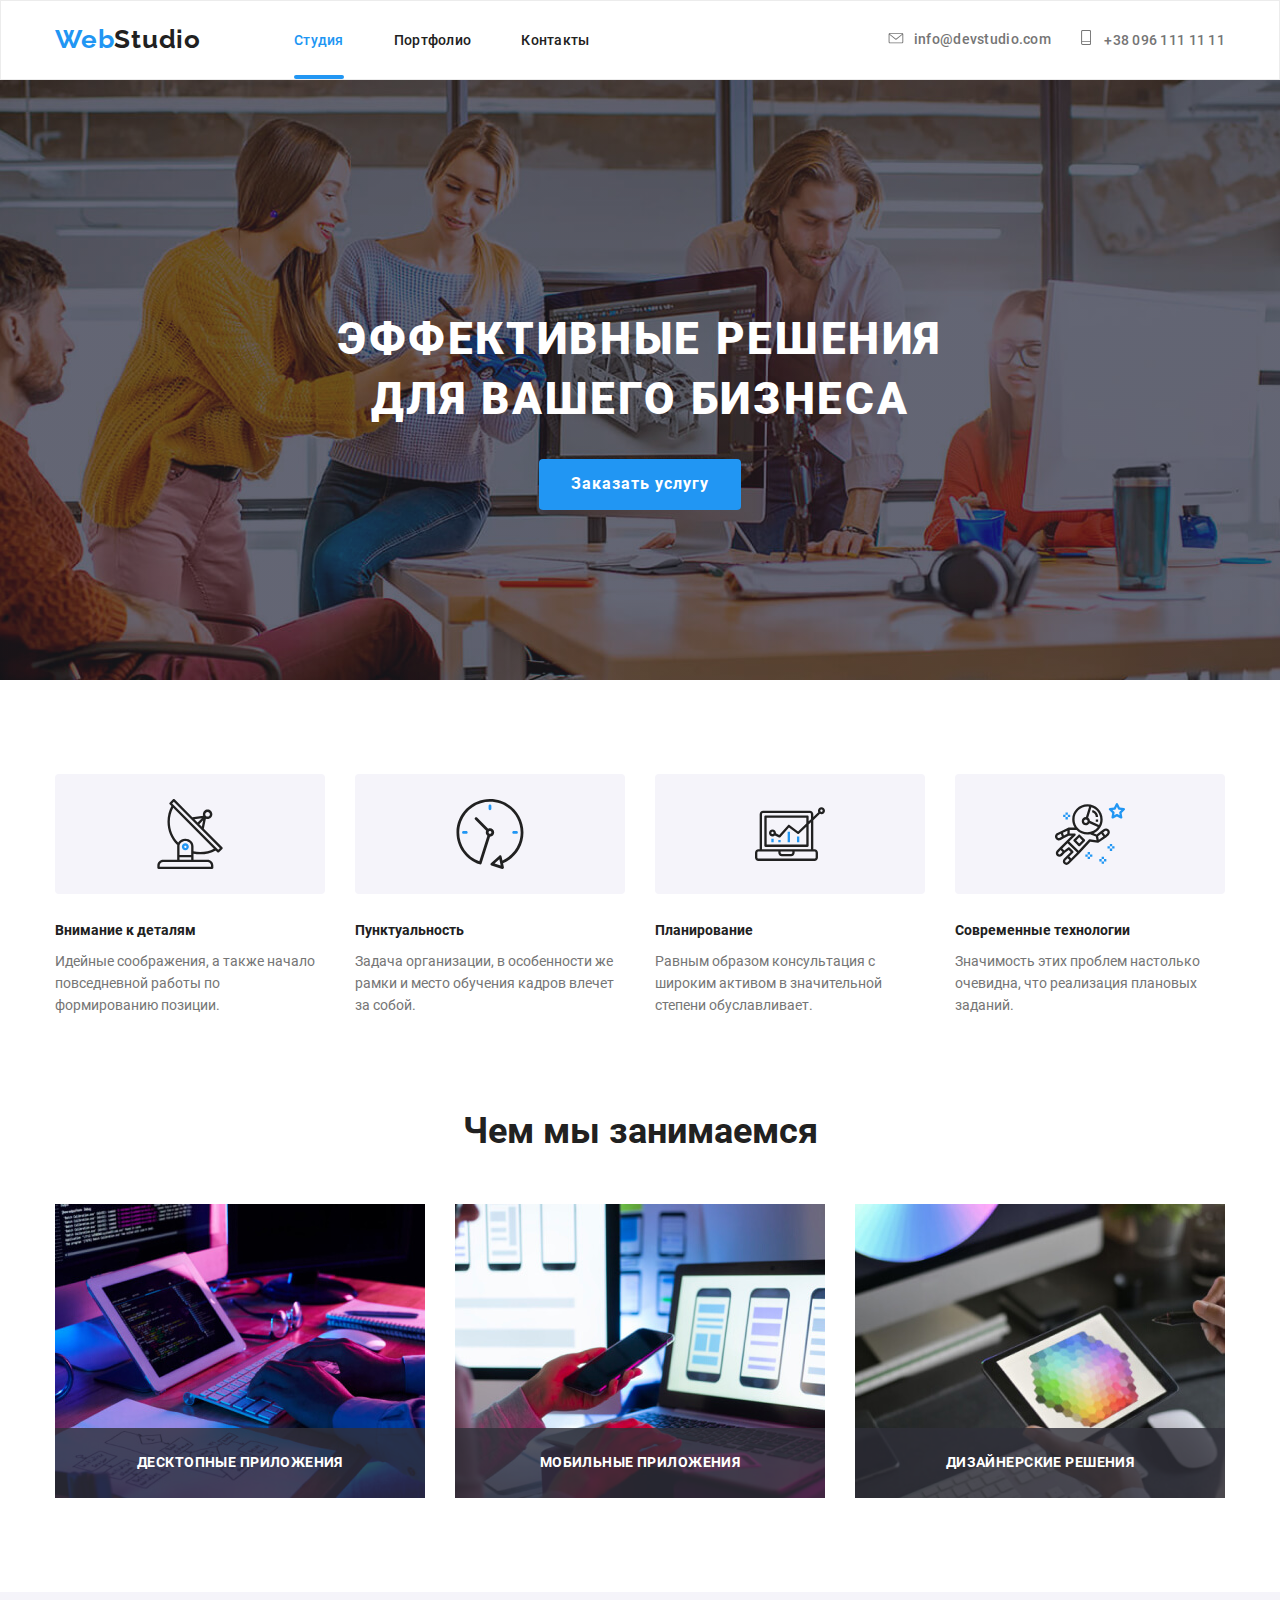
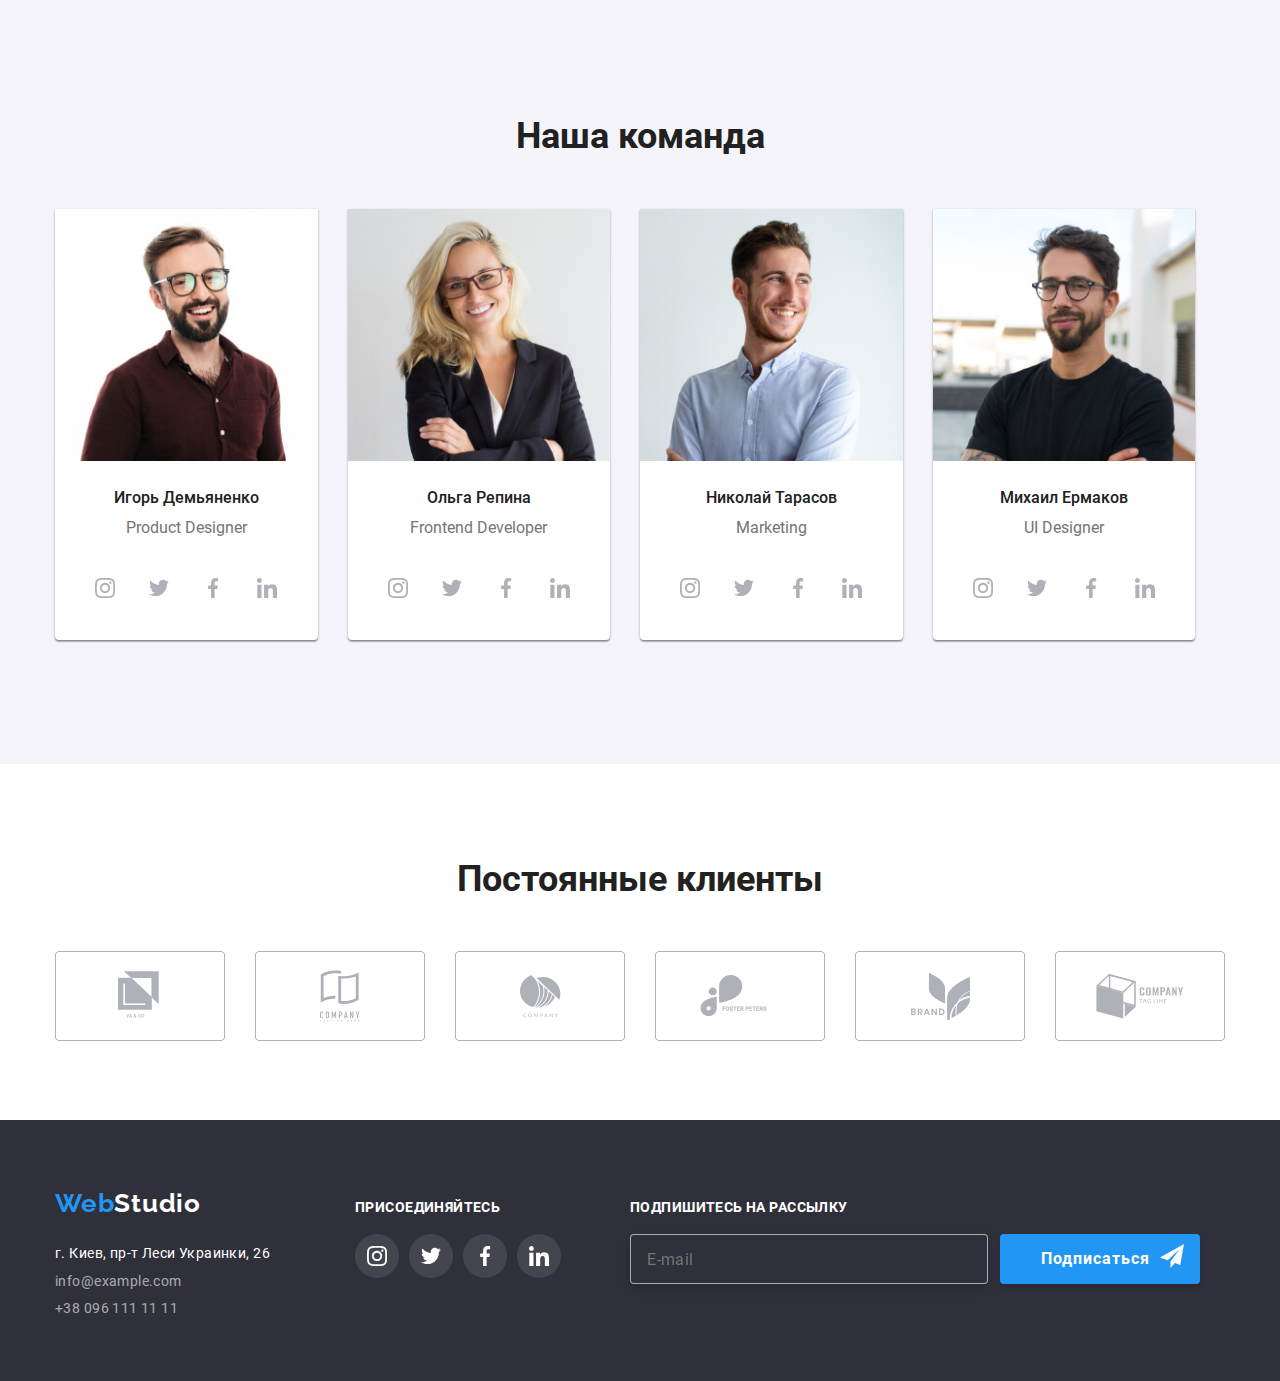
<file: index.html>
<!DOCTYPE html>
<html lang="ru">
<head>
    <meta charset="UTF-8">
    <meta name="viewport" content="width=device-width, initial-scale=1.0">
    <title>Web Studio</title>
    <link rel="stylesheet" href="./css/main.min.css">
</head>

<body>
    <!--Шапка-->
  <header class="header-page">
      <div class="conteiner">
        
        
        
        <nav class="main-nav">
            <a class="logo" href="./index.html"><span class="logo-web"> Web</span><span class="logo-studio">Studio</span></a>
           
           
              <button type="button" class="menu-btn" aria-expanded="false" data-menu-button>
                <svg class="menu-icon" width="40" height="40" aria-label="переключатель мобильного меню">
                  <use href="./img/sprite.svg#icon-menu_40px" class="open-icon"></use>
                  <use href="./img/sprite.svg#icon-close_40px" class="close-icon"></use>
                </svg>
              </button>

              <div class="menu-container conteiner" id="menu-container" data-menu>
                <ul class="site-nav">
                    <li class="item"><a href="./index.html" class="link current">Студия</a></li>
                    <li class="item dop"><a href="./portfolio.html">Портфолио</a></li>
                    <li class="item"><a href="">Контакты</a></li>
                </ul>
                <ul class=" contacts-nav">
                   <li class="item emails"><a class="contacts-nav-meil" href="mailto:info@devstudio.com"><svg class="icon-svg" width="16" height="11">
                    <use href="./img/sprite.svg#icon-mail"></use>
                  </svg>info@devstudio.com</a></li>
                   <li class="item"><a class="contacts-nav-tel" href="tel:+380961111111"><svg class="icon-svg" width="10" height="14.96">
                    <use href="./img/sprite.svg#icon-tel"></use>
                  </svg> +38 096 111 11 11</a></li>
               </ul>
              </div> 
         
           

         </nav>
     </div>
 
   </header> 




   <!--Герой-->

   <section class="hero-section">
       <div class="container-hero">
           <h1 class="hero-section-title">Эффективные решения <br> для вашего бизнеса</h1>
           <button class="hero-section-button" data-modal-open>Заказать услугу</button>
           <div class="backdrop is-hidden" data-modal>
              <div class="modal">
                <form class="form">
                    <h2 class="modal-title">Оставьте свои данные, мы вам перезвоним</h2>
                       <label class="form-modal">
                           <span class="user-name">Имя</span>
                           <input type="text" name="user-name" class="modal-input">
                           <svg class="icon-modal" width="12" height="12">
                           <use xlink:href="./img/sprite.svg#icon-man-black"></use>
                           </svg>
                      </label>
                    
                      <label class="form-modal">
                          <span class="user-name">Телефон</span>
                          <input type="tel" name="phone" id="tel" class="modal-input">
                          <svg class="icon-modal" width="13" height="13">
                          <use xlink:href="./img/sprite.svg#icon-tel-black"></use>
                          </svg>
                      </label>
                  
                      <label class="form-modal">
                           <span class="user-name">Почта</span>
                           <input type="email" name="mail" class="modal-input">
                           <svg class="icon-modal" width="15" height="12">
                           <use xlink:href="./img/sprite.svg#icon-mail-black"></use>
                           </svg>
                      </label>
                    
                      <label class="form-modal">
                           <span class="user-name">Комментарий</span>
                           <textarea name="comment" placeholder="Введите текст" class="comment"></textarea>
                     </label>
            
                      <label class="checkbox-label">
                           <input type="checkbox" name="policy" class="checkbox">
                           <span class="checkbox-icon"></span>
                           <span class="checkbox-title">Соглашаюсь с рассылкой и принимаю 
                           <a href="" class="checkbox-policy">Условия договора</a>
                           </span>
                      </label>
                    
                    <button type="submit" class="btn-modal">Отправить</button>
              
                    </form>
                  <button class="button-close" data-modal-close>
                     <svg class="btn-close" width="18" height="18">
                          <use xlink:href="./img/sprite.svg#icon-close-black-18dp"></use>
                      </svg>
                 </button>
              </div>
          </div>
        </div>
 </section>
   

   <section class="advantages-section">
       <div class="conteiner">
         <ul class="advantages-section-list list">
           <li class="advantages-list">
               <div class="icon-advantages">
                   <svg width="70" height="70"><use href="./img/sprite.svg#icon-antena"></use></svg>
                </div>
               
               <h3 class="advantages-title">Внимание к деталям</h3>
               <p class="advantages-description">Идейные соображения, а также начало повседневной работы по формированию позиции.</p>
        
            </li>
           <li class="advantages-list">
            <div class="icon-advantages">
                <svg width="70" height="70"><use href="./img/sprite.svg#icon-clock"></use></svg>
            </div>
            
               <h3 class="advantages-title">Пунктуальность</h3>
               <p class="advantages-description">Задача организации, в особенности же рамки и место обучения кадров влечет за собой.</p>
           </li>
           <li class="advantages-list">
            <div class="icon-advantages">
                <svg width="70" height="70"><use href="./img/sprite.svg#icon-diagram"></use></svg>
            </div>
            
               <h3 class="advantages-title">Планирование</h3>
               <p class="advantages-description">Равным образом консультация с широким активом в значительной степени обуславливает.</p>
           </li>
           <li class="advantages-list">
            <div class="icon-advantages">
                <svg  width="70" height="70"><use href="./img/sprite.svg#icon-astronaut"></use></svg>
            </div>
            
               <h3 class="advantages-title">Современные технологии</h3>
               <p class="advantages-description">Значимость этих проблем настолько очевидна, что реализация плановых заданий.</p>
           </li>
         </ul>
     </div>
   </section>
   <!---Чем мы занимаемся-->
   <section class="work-section">
       <div class="conteiner">
         <h2 class="section-title">Чем мы занимаемся</h2>
         <ul class="work-section-list list">
           <li class="work-list">
               <div class="work-box">
                <picture>
                  <source srcset="./img/desktop/what-we-do/box1.jpg 1x, ./img/desktop/what-we-do/box1@2x.jpg 2x">
                  <img class="img" src="./img/desktop/what-we-do/box1.jpg" alt="Десктопные приложения" width="370">
                </picture>
                  <h4 class="work-section-title">Десктопные приложения</h4>
               </div>
          </li>

           <li class="work-list">
               <div class="work-box">
                <picture>
                  <source srcset="./img/desktop/what-we-do/box-2.jpg 1x, ./img/desktop/what-we-do/box-2@2x.jpg 2x">
                  <img class="img" src="./img/desktop/what-we-do/box-2.jpg" alt="Мобильные приложения" width="370">
                </picture>
                  <h4 class="work-section-title">Мобильные приложения</h4>
              </div>
          </li>

           <li class="work-list">
               <div class="work-box">
                <picture>
                  <source srcset="./img/desktop/what-we-do/box-3.jpg 1x, ./img/desktop/what-we-do/box-3@2x.jpg 2x">
                   <img class="img" src="./img/desktop/what-we-do/box-3.jpg" alt="Дизайнерские решения" width="370">
                  </picture>
                   <h4 class="work-section-title">Дизайнерские решения</h4>
              </div>
           </li>
         </ul>
      </div>
   </section>
   <!---Наша команда-->
   <section class="command-section">
       <div class="conteiner command">
         <h2 class="section-title">Наша команда</h2>

         <ul class="command-section-list list">
           <li class="command-list">
             <picture>
               <source srcset="./img/desktop/team/ourteam-1.jpg 1x, ./img/desktop/team/ourteam-1@2x.jpg 2x" media="(min-width: 1200px)/">
               <source srcset="./img/tablet/team/ourteam-1.jpg 1x, ./img/tablet/team/ourteam-1@2x.jpg 2x" media="(min-width: 768px)/">
               <source srcset="./img/mobile/team/ourteam-1.jpg 1x, ./img/mobile/team/ourteam-1@2x.jpg 2x" media="(max-width: 767px)/">
               <img class="img" src="./img/desktop/team/ourteam-1.jpg" alt="Николай Кучеренко" width="270">
             </picture>
               <h4 class="command-name">Игорь Демьяненко</h4>
               <p class="description">Product Designer</p>
               <ul class="icon">
                   <li class="icon-list"><a class="linc-social" href=""><svg width="20" height="20"><use href="./img/sprite.svg#icon-instagram"></use></svg></a></li>
                   <li class="icon-list"><a class="linc-social" href=""><svg width="20" height="20"><use href="./img/sprite.svg#icon-twitter"></use></svg></a></li>
                   <li class="icon-list"><a class="linc-social" href=""><svg width="20" height="20"><use href="./img/sprite.svg#icon-facebook"></use></svg></a></li>
                   <li class="icon-list"><a class="linc-social" href=""><svg width="20" height="20"><use href="./img/sprite.svg#icon-linkedin"></use></svg></a></li>
              </ul>
           </li>


           <li class="command-list">
            <picture>
              <source srcset="./img/desktop/team/ourteam-2.jpg 1x, ./img/desktop/team/ourteam-2@2x.jpg 2x" media="(min-width: 1200px)/">
              <source srcset="./img/tablet/team/ourteam-2.jpg 1x, ./img/tablet/team/ourteam-2@2x.jpg 2x" media="(min-width: 768px)/">
              <source srcset="./img/mobile/team/ourteam-2.jpg 1x, ./img/mobile/team/ourteam-2@2x.jpg 2x" media="(max-width: 767px)/">
               <img class="img" src="./img/desktop/team/ourteam-2.jpg" alt="Ольга Иванова" width="270">
              </picture>
               <h4 class="command-name">Ольга Репина</h4>
               <p class="description">Frontend Developer</p>
              <ul class="icon">
                  <li class="icon-list"><a class="linc-social" href=""><svg width="20" height="20"><use href="./img/sprite.svg#icon-instagram"></use></svg></a></li>
                  <li class="icon-list"><a class="linc-social" href=""><svg width="20" height="20"><use href="./img/sprite.svg#icon-twitter"></use></svg></a></li>
                  <li class="icon-list"><a class="linc-social" href=""><svg width="20" height="20"><use href="./img/sprite.svg#icon-facebook"></use></svg></a></li>
                  <li class="icon-list"><a class="linc-social" href=""><svg width="20" height="20"><use href="./img/sprite.svg#icon-linkedin"></use></svg></a></li>
              </ul>
          </li>

           <li class="command-list">
            <picture>
              <source srcset="./img/desktop/team/ourteam-3.jpg 1x, ./img/desktop/team/ourteam-3@2x.jpg 2x" media="(min-width: 1200px)/">
              <source srcset="./img/tablet/team/ourteam-3.jpg 1x, ./img/tablet/team/ourteam-3@2x.jpg 2x" media="(min-width: 768px)/">
              <source srcset="./img/mobile/team/ourteam-3.jpg 1x, ./img/mobile/team/ourteam-3@2x.jpg 2x" media="(max-width: 767px)/">
               <img class="img" src="./img/desktop/team/ourteam-3.jpg" alt="Андрей Шевченко" width="270">
              </picture>
               <h4 class="command-name">Николай Тарасов</h4>
               <p class="description">Marketing</p>
               <ul class="icon">
                   <li class="icon-list"><a class="linc-social" href=""><svg width="20" height="20"><use href="./img/sprite.svg#icon-instagram"></use></svg></a></li>
                   <li class="icon-list"><a class="linc-social" href=""><svg width="20" height="20"><use href="./img/sprite.svg#icon-twitter"></use></svg></a></li>
                   <li class="icon-list"><a class="linc-social" href=""><svg width="20" height="20"><use href="./img/sprite.svg#icon-facebook"></use></svg></a></li>
                   <li class="icon-list"><a class="linc-social" href=""><svg width="20" height="20"><use href="./img/sprite.svg#icon-linkedin"></use></svg></a></li>
              </ul>
           </li>

           <li class="command-list">
            <picture>
              <source srcset="./img/desktop/team/ourteam-4.jpg 1x, ./img/desktop/team/ourteam-4@2x.jpg 2x" media="(min-width: 1200px)/">
              <source srcset="./img/tablet/team/ourteam-4.jpg 1x, ./img/tablet/team/ourteam-4@2x.jpg 2x" media="(min-width: 768px)/">
              <source srcset="./img/mobile/team/ourteam-4.jpg 1x, ./img/mobile/team/ourteam-4@2x.jpg 2x" media="(max-width: 767px)/">
               <img class="img" src="./img/desktop/team/ourteam-4.jpg" alt="Иван Николаев" width="270">
              </picture>
               <h4 class="command-name">Михаил Ермаков</h4>
               <p class="description">UI Designer</p>
               <ul class="icon">
                   <li class="icon-list"><a class="linc-social" href=""><svg width="20" height="20"><use href="./img/sprite.svg#icon-instagram"></use></svg></a></li>
                   <li class="icon-list"><a class="linc-social" href=""><svg width="20" height="20"><use href="./img/sprite.svg#icon-twitter"></use></svg></a></li>
                   <li class="icon-list"><a class="linc-social" href=""><svg width="20" height="20"><use href="./img/sprite.svg#icon-facebook"></use></svg></a></li>
                   <li class="icon-list"><a class="linc-social" href=""><svg width="20" height="20"><use href="./img/sprite.svg#icon-linkedin"></use></svg></a></li>
              </ul>
           </li>
         </ul>
       </div>
   </section>
   <!---Постоянные клиенты-->
   <section class="client-section">
       <div class="conteiner">
         <h2 class="section-title">Постоянные клиенты</h2>
         <ul class="client-section-list">
           <li class="client"><a class="linc-client" href=""><svg width="45" height="50"><use href="./img/sprite.svg#icon-logo1"></use></svg></a></li>
           <li class="client"><a class="linc-client" href=""><svg width="40" height="52"><use href="./img/sprite.svg#icon-logo2"></use></svg></a></li>
           <li class="client"><a class="linc-client" href=""><svg width="41" height="43"><use href="./img/sprite.svg#icon-logo3"></use></svg></a></li>
           <li class="client"><a class="linc-client" href=""><svg width="80" height="42"><use href="./img/sprite.svg#icon-logo4"></use></svg></a></li>
           <li class="client"><a class="linc-client" href=""><svg width="59" height="47"><use href="./img/sprite.svg#icon-logo5"></use></svg></a></li>
           <li class="client"><a class="linc-client" href=""><svg width="88" height="45"><use href="./img/sprite.svg#icon-logo6"></use></svg></a></li>
         </ul>
     </div>

   </section>
   <!---Подвал-->
   <footer class="footer">
       <div class="conteiner-footer">
        
        
        
        <div class="flex">
            
          <div class="footerone">


          <div class="element adress">
              <a class="logo" href="./index.html"><span class="logo-web"> Web</span><span class="logo-studio-footer">Studio</span></a>

             <address class="address-footer">
                 <span class="address">г. Киев, пр-т Леси Украинки, 26</span> <br>
                 <a class="contacts-footer-meil" href="mailto:info@example.com">info@example.com</a> <br>
                 <a class="contacts-footer-tel" href="tel:+380961111111">+38 096 111 11 11</a>
             </address>
            </div>

              <!---Присоединяйтесь-->
            <div class="element social">
              <h4 class="social-networks-title">Присоединяйтесь</h4>
              <ul class="social-networks-list">
                 <li class="icon-list"><a class="linc-footer" href=""><svg class="footer-social" width="20" height="20"><use href="./img/sprite.svg#icon-instagram"></use></svg></a></li>
                 <li class="icon-list"><a class="linc-footer" href=""><svg class="footer-social" width="20" height="20"><use href="./img/sprite.svg#icon-twitter"></use></svg></a></li>
                 <li class="icon-list"><a class="linc-footer" href=""><svg class="footer-social" width="20" height="20"><use href="./img/sprite.svg#icon-facebook"></use></svg></a></li>
                 <li class="icon-list"><a class="linc-footer" href=""><svg class="footer-social" width="20" height="20"><use href="./img/sprite.svg#icon-linkedin"></use></svg></a></li>
             </ul>
            </div>
          </div>


          <div class="footertwo">
            <div class="element">
                <h4 class="social-networks-title">подпишитесь на рассылку</h4>
                <form action="#" method="POST">
                    <input class="email-form" type="email" name="email" placeholder="E-mail">
                    <button class="btn-footer" type="submit"><span class="btn-text">Подписаться</span><svg class="icon-send" width="24" height="24">
                        <use href="./img/sprite.svg#icon-icon-fly"></use>
                      </svg></button>
                    
                </form> 
            </div>
          </div>



         </div>









      </div>

   </footer>
   <script src="./js/menu.js"></script>
   <script src="./js/modal.js"></script>
</body>
</html>
</file>
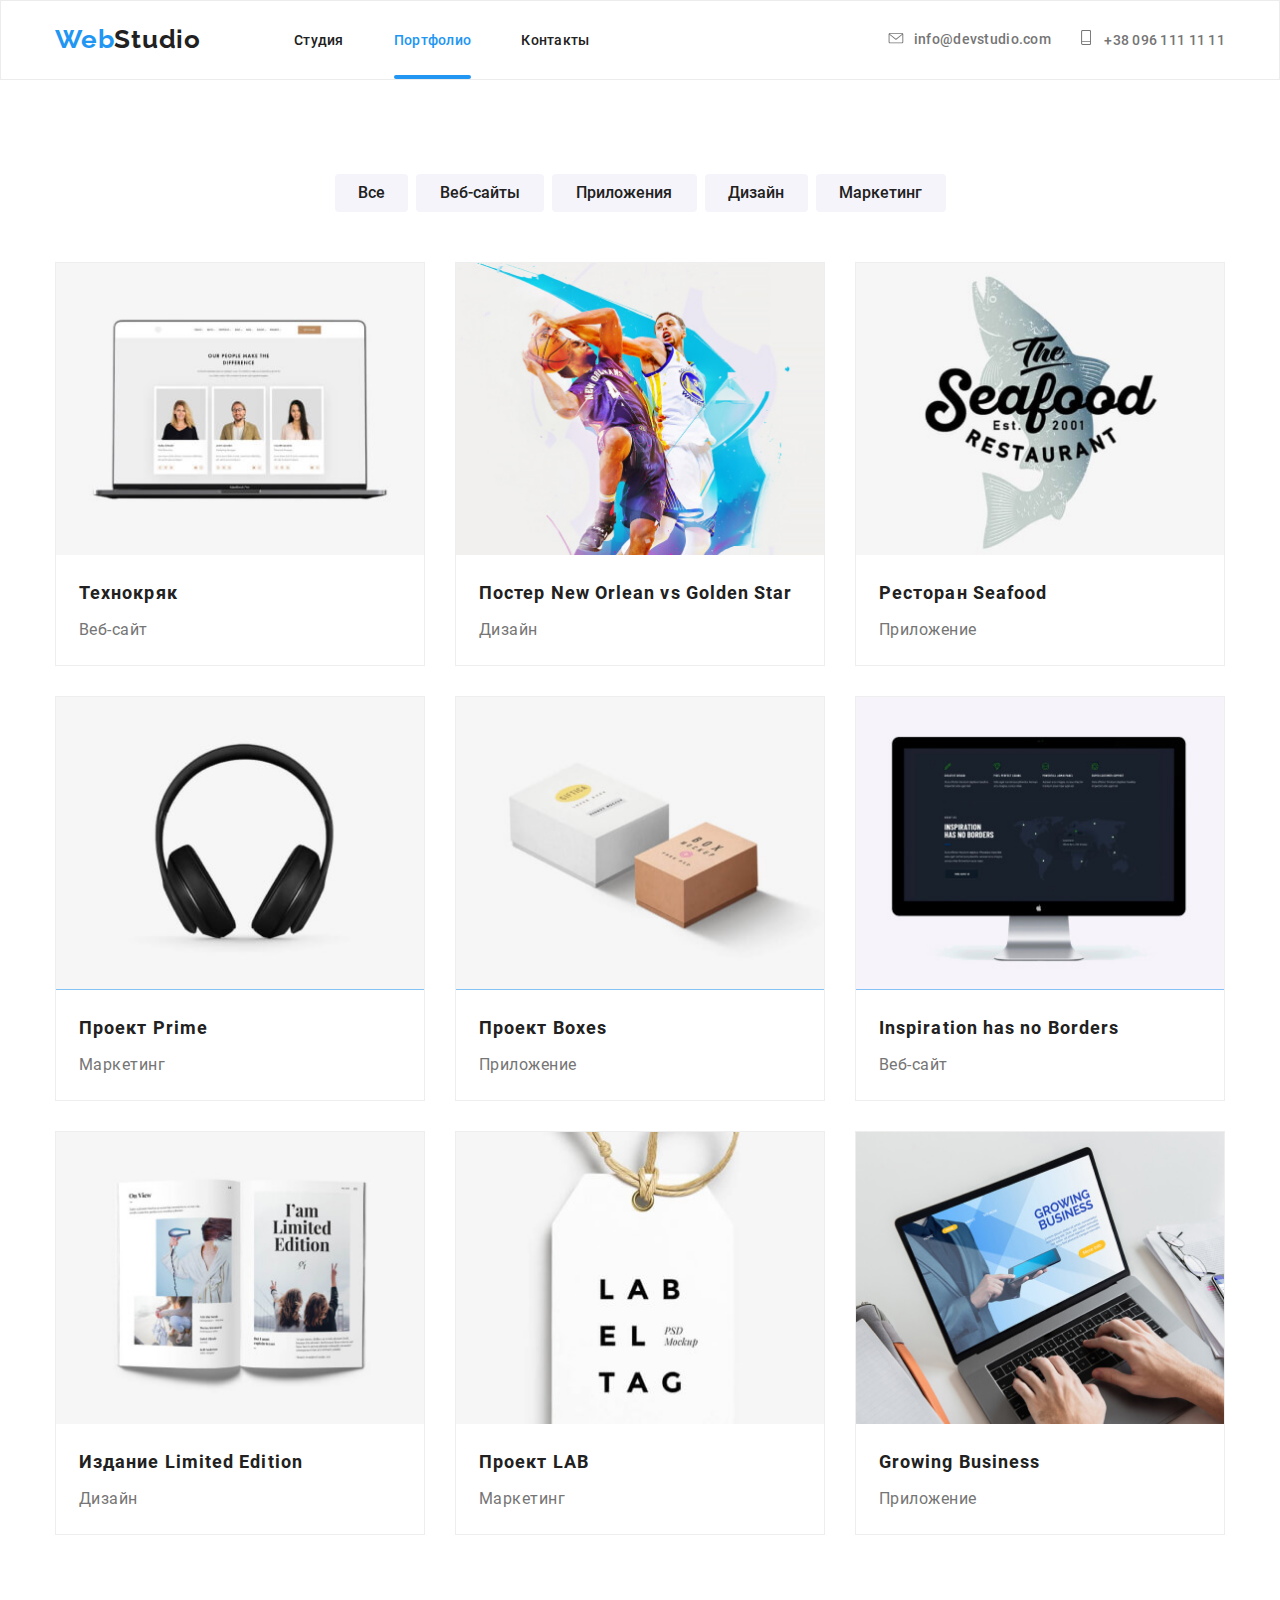
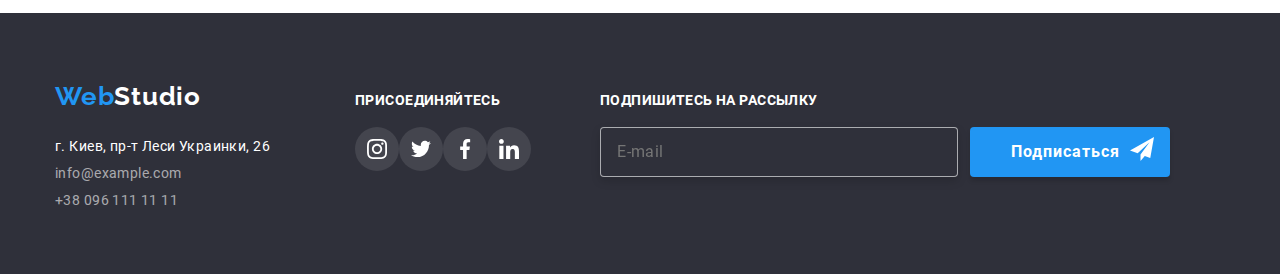
<file: portfolio.html>
<!DOCTYPE html>
<html lang="ru">
<head>
    <meta charset="UTF-8">
    <meta name="viewport" content="width=device-width, initial-scale=1.0">
    <title>Web Studio</title>
    <link rel="stylesheet" href="./css/portfolio.min.css">


</head>
<body>
    <!--Шапка-->
  <header class="header-page">
      <div class="conteiner">
        <nav class="main-nav">
            <a class="logo" href="./index.html"><span class="logo-web"> Web</span><span class="logo-studio">Studio</span></a>
           
           
              <button type="button" class="menu-btn" aria-expanded="false" data-menu-button>
                <svg class="menu-icon" width="40" height="40" aria-label="переключатель мобильного меню">
                  <use href="./img/sprite.svg#icon-menu_40px" class="open-icon"></use>
                  <use href="./img/sprite.svg#icon-close_40px" class="close-icon"></use>
                </svg>
              </button>

              <div class="menu-container conteiner" id="menu-container" data-menu>
                <ul class="site-nav">
                    <li class="item"><a href="./index.html">Студия</a></li>
                    <li class="item"><a href="./portfolio.html" class="link current">Портфолио</a></li>
                    <li class="item"><a href="">Контакты</a></li>
                </ul>
                <ul class=" contacts-nav">
                   <li class="item emails"><a class="contacts-nav-meil" href="mailto:info@devstudio.com"><svg class="icon-svg" width="16" height="11">
                    <use href="./img/sprite.svg#icon-mail"></use>
                  </svg>info@devstudio.com</a></li>
                   <li class="item"><a class="contacts-nav-tel" href="tel:+380961111111"><svg class="icon-svg" width="10" height="14.96">
                    <use href="./img/sprite.svg#icon-tel"></use>
                  </svg> +38 096 111 11 11</a></li>
               </ul>
              </div> 
         
           

         </nav>
     </div>
   </header>  

<!--main conteiner-->
     <main>
         <div class="conteiner">
             <ul class="btn">
                 <li class="btn-element"><button class="button all" type="button">Все</button></li>
                 <li class="btn-element"><button class="button web" type="button">Веб-сайты</button></li>
                 <li class="btn-element"><button class="button app" type="button">Приложения</button></li>
                 <li class="btn-element" ><button class="button desing" type="button">Дизайн</button></li>
                 <li class="btn-element"><button class="button marketing" type="button">Маркетинг</button></li>
             </ul>

               <ul class="galery">
                   <li class="galery-element">
                      <a href="">
                          <div class="product-thumb">
                            <picture>
                                <source srcset="./img/desktop/portfolio/portfolio1.jpg 1x, ./img/desktop/portfolio/portfolio1@2x.jpg 2x" media="(min-width: 1200px)/">
                                <source srcset="./img/tablet/portfolio/portfolio1.jpg 1x, ./img/tablet/portfolio/portfolio1@2x.jpg 2x" media="(min-width: 768px)/">
                                <source srcset="./img/mobile/portfolio/portfolio1.jpg 1x, ./img/mobile/portfolio/portfolio1@2x.jpg 2x" media="(max-width: 767px)/"> 
                              <img class="img gal" src="./img/desktop/portfolio/portfolio1.jpg" alt="Технокряк" width="370">
                            </picture>
                               <p class="description-text">Технокряк это современная площадка распространения коронавируса. Компании используют эту платформу для цифрового шпионажа и атак на защищённые сервера конкурентов.</p>
                          </div>
                         <div class="galery-box">
                              <h2 class="galery-title">Технокряк</h2>
                              <p class="galery-description">Веб-сайт</p>
                         </div>
                      </a>
                   </li>

                   <li class="galery-element">
                      <a href="">
                          <div class="product-thumb">
                            <picture>
                                <source srcset="./img/desktop/portfolio/portfolio2.jpg 1x, ./img/desktop/portfolio/portfolio2@2x.jpg 2x" media="(min-width: 1200px)/">
                                <source srcset="./img/tablet/portfolio/portfolio2.jpg 1x, ./img/tablet/portfolio/portfolio2@2x.jpg 2x" media="(min-width: 768px)/">
                                <source srcset="./img/mobile/portfolio/portfolio2.jpg 1x, ./img/mobile/portfolio/portfolio2@2x.jpg 2x" media="(max-width: 767px)/">
                              <img class="img gal" src="./img/desktop/portfolio/portfolio2.jpg" alt="Постер New Orlean vs Golden Star" width="370">
                            </picture>
                              <p class="description-text">Технокряк это современная площадка распространения коронавируса. Компании используют эту платформу для цифрового шпионажа и атак на защищённые сервера конкурентов.</p>
                         </div>
                         <div class="galery-box">
                             <h2 class="galery-title">Постер New Orlean vs Golden Star</h2>
                             <p class="galery-description">Дизайн</p>
                         </div>
                     </a>
                   </li>
                   <li class="galery-element">
                      <a href="">
                          <div class="product-thumb">
                            <picture>
                                <source srcset="./img/desktop/portfolio/portfolio3.jpg 1x, ./img/desktop/portfolio/portfolio3@2x.jpg 2x" media="(min-width: 1200px)/">
                                <source srcset="./img/tablet/portfolio/portfolio3.jpg 1x, ./img/tablet/portfolio/portfolio3@2x.jpg 2x" media="(min-width: 768px)/">
                                <source srcset="./img/mobile/portfolio/portfolio3.jpg 1x, ./img/mobile/portfolio/portfolio3@2x.jpg 2x" media="(max-width: 767px)/">
                              <img class="img gal" src="./img/desktop/portfolio/portfolio3.jpg" alt="Ресторан Seafood" width="370">
                            </picture>
                              <p class="description-text">Технокряк это современная площадка распространения коронавируса. Компании используют эту платформу для цифрового шпионажа и атак на защищённые сервера конкурентов.</p>
                          </div>
                          <div class="galery-box">
                              <h2 class="galery-title">Ресторан Seafood</h2>
                              <p class="galery-description">Приложение</p>
                     </div>
                      </a>
                  </li>

                   <li class="galery-element">
                      <a href="">
                          <div class="product-thumb">
                            <picture>
                                <source srcset="./img/desktop/portfolio/portfolio4.jpg 1x, ./img/desktop/portfolio/portfolio4@2x.jpg 2x" media="(min-width: 1200px)/">
                                <source srcset="./img/tablet/portfolio/portfolio4.jpg 1x, ./img/tablet/portfolio/portfolio4@2x.jpg 2x" media="(min-width: 768px)/">
                                <source srcset="./img/mobile/portfolio/portfolio4.jpg 1x, ./img/mobile/portfolio/portfolio4@2x.jpg 2x" media="(max-width: 767px)/">
                              <img class="img gal" src="./img/desktop/portfolio/portfolio4.jpg" alt="Проект Prime" width="370">
                            </picture>
                              <p class="description-text">Технокряк это современная площадка распространения коронавируса. Компании используют эту платформу для цифрового шпионажа и атак на защищённые сервера конкурентов.</p>
                          </div>
                          <div class="galery-box">
                               <h2 class="galery-title">Проект Prime</h2>
                               <p class="galery-description">Маркетинг</p>
                         </div>
                      </a>
                  </li>

                   <li class="galery-element">
                     <a href="">
                         <div class="product-thumb">
                            <picture>
                                <source srcset="./img/desktop/portfolio/portfolio5.jpg 1x, ./img/desktop/portfolio/portfolio5@2x.jpg 2x" media="(min-width: 1200px)/">
                                <source srcset="./img/tablet/portfolio/portfolio5.jpg 1x, ./img/tablet/portfolio/portfolio5@2x.jpg 2x" media="(min-width: 768px)/">
                                <source srcset="./img/mobile/portfolio/portfolio5.jpg 1x, ./img/mobile/portfolio/portfolio5@2x.jpg 2x" media="(max-width: 767px)/">
                             <img class="img gal" src="./img/desktop/portfolio/portfolio5.jpg" alt="Проект Boxes" width="370">
                            </picture>
                             <p class="description-text">Технокряк это современная площадка распространения коронавируса. Компании используют эту платформу для цифрового шпионажа и атак на защищённые сервера конкурентов.</p>
                         </div>
                          <div class="galery-box">
                             <h2 class="galery-title">Проект Boxes</h2>
                             <p class="galery-description">Приложение</p>
                         </div> 
                     </a>
                  </li>

                   <li class="galery-element">
                     <a href="">
                         <div class="product-thumb">
                            <picture>
                                <source srcset="./img/desktop/portfolio/portfolio6.jpg 1x, ./img/desktop/portfolio/portfolio6@2x.jpg 2x" media="(min-width: 1200px)/">
                                <source srcset="./img/tablet/portfolio/portfolio6.jpg 1x, ./img/tablet/portfolio/portfolio6@2x.jpg 2x" media="(min-width: 768px)/">
                                <source srcset="./img/mobile/portfolio/portfolio6.jpg 1x, ./img/mobile/portfolio/portfolio6@2x.jpg 2x" media="(max-width: 767px)/">
                             <img class="img gal" src="./img/desktop/portfolio/portfolio6.jpg" alt="Inspiration has no Borders" width="370">
                            </picture>
                              <p class="description-text">Технокряк это современная площадка распространения коронавируса. Компании используют эту платформу для цифрового шпионажа и атак на защищённые сервера конкурентов.</p>
                         </div>
                          <div class="galery-box">
                              <h2 class="galery-title">Inspiration has no Borders</h2>
                               <p class="galery-description">Веб-сайт</p>
                          </div>
                      </a>
                  </li>

                  <li class="galery-element">
                     <a href="">
                         <div class="product-thumb">
                            <picture>
                                <source srcset="./img/desktop/portfolio/portfolio7.jpg 1x, ./img/desktop/portfolio/portfolio7@2x.jpg 2x" media="(min-width: 1200px)/">
                                <source srcset="./img/tablet/portfolio/portfolio7.jpg 1x, ./img/tablet/portfolio/portfolio7@2x.jpg 2x" media="(min-width: 768px)/">
                                <source srcset="./img/mobile/portfolio/portfolio7.jpg 1x, ./img/mobile/portfolio/portfolio7@2x.jpg 2x" media="(max-width: 767px)/">
                             <img class="img gal" src="./img/desktop/portfolio/portfolio7.jpg" alt="Издание Limited Edition" width="370">
                           </picture>
                             <p class="description-text">Технокряк это современная площадка распространения коронавируса. Компании используют эту платформу для цифрового шпионажа и атак на защищённые сервера конкурентов.</p>
                         </div>
                          <div class="galery-box">
                              <h2 class="galery-title">Издание Limited Edition</h2>
                              <p class="galery-description">Дизайн</p>
                          </div>
                      </a>
                 </li>

                 <li class="galery-element">
                     <a href="">
                            <div class="product-thumb">
                             <picture>
                                    <source srcset="./img/desktop/portfolio/portfolio8.jpg 1x, ./img/desktop/portfolio/portfolio8@2x.jpg 2x" media="(min-width: 1200px)/">
                                    <source srcset="./img/tablet/portfolio/portfolio8.jpg 1x, ./img/tablet/portfolio/portfolio8@2x.jpg 2x" media="(min-width: 768px)/">
                                    <source srcset="./img/mobile/portfolio/portfolio8.jpg 1x, ./img/mobile/portfolio/portfolio8@2x.jpg 2x" media="(max-width: 767px)/">
                                  <img class="img gal" src="./img/desktop/portfolio/portfolio8.jpg" alt="Проект LAB" width="370">
                             </picture>
                              <p class="description-text">Технокряк это современная площадка распространения коронавируса. Компании используют эту платформу для цифрового шпионажа и атак на защищённые сервера конкурентов.</p>
                           </div>
                            <div class="galery-box">
                               <h2 class="galery-title">Проект LAB</h2>
                               <p class="galery-description">Маркетинг</p>
                            </div>
                       </a>
                 </li>

                  <li class="galery-element">
                     <a href="">
                         <div class="product-thumb">
                            <picture>
                                <source srcset="./img/desktop/portfolio/portfolio9.jpg 1x, ./img/desktop/portfolio/portfolio9@2x.jpg 2x" media="(min-width: 1200px)/">
                                <source srcset="./img/tablet/portfolio/portfolio9.jpg 1x, ./img/tablet/portfolio/portfolio9@2x.jpg 2x" media="(min-width: 768px)/">
                                <source srcset="./img/mobile/portfolio/portfolio9.jpg 1x, ./img/mobile/portfolio/portfolio9@2x.jpg 2x" media="(max-width: 767px)/"> 
                              <img class="img gal" src="./img/desktop/portfolio/portfolio9.jpg" alt="Growing Business" width="370">
                            </picture>
                              <p class="description-text">Технокряк это современная площадка распространения коронавируса. Компании используют эту платформу для цифрового шпионажа и атак на защищённые сервера конкурентов.</p>
                         </div>
                         <div class="galery-box">
                             <h2 class="galery-title">Growing Business</h2>
                            <p class="galery-description">Приложение</p>
                         </div>
                     </a>
                  </li>
              </ul>
          </div>
     </main>

      <!---Подвал-->
   <footer class="footer">
    <div class="conteiner-footer">
     
     
     
     <div class="flex">
         
       <div class="footerone">


       <div class="element adress">
           <a class="logo" href="./index.html"><span class="logo-web"> Web</span><span class="logo-studio-footer">Studio</span></a>

          <address class="address-footer">
              <span class="address">г. Киев, пр-т Леси Украинки, 26</span> <br>
              <a class="contacts-footer-meil" href="mailto:info@example.com">info@example.com</a> <br>
              <a class="contacts-footer-tel" href="tel:+380961111111">+38 096 111 11 11</a>
          </address>
         </div>

           <!---Присоединяйтесь-->
         <div class="element social">
           <h4 class="social-networks-title">Присоединяйтесь</h4>
           <ul class="social-networks-list">
              <li class="icon-list"><a class="linc-footer" href=""><svg class="footer-social" width="20" height="20"><use href="./img/sprite.svg#icon-instagram"></use></svg></a></li>
              <li class="icon-list"><a class="linc-footer" href=""><svg class="footer-social" width="20" height="20"><use href="./img/sprite.svg#icon-twitter"></use></svg></a></li>
              <li class="icon-list"><a class="linc-footer" href=""><svg class="footer-social" width="20" height="20"><use href="./img/sprite.svg#icon-facebook"></use></svg></a></li>
              <li class="icon-list"><a class="linc-footer" href=""><svg class="footer-social" width="20" height="20"><use href="./img/sprite.svg#icon-linkedin"></use></svg></a></li>
          </ul>
         </div>
       </div>


       <div class="footertwo">
         <div class="element">
             <h4 class="social-networks-title">подпишитесь на рассылку</h4>
             <form action="#" method="POST">
                 <input class="email-form" type="email" name="email" placeholder="E-mail">
                 <button class="btn-footer" type="submit"><span class="btn-text">Подписаться</span><svg class="icon-send" width="24" height="24">
                     <use href="./img/sprite.svg#icon-icon-fly"></use>
                   </svg></button>
                 
             </form> 
         </div>
       </div>



      </div>









   </div>

</footer>

    <script src="./js/menu.js"></script>
</body>
</html>
</file>
<file: css/main.min.css>
@font-face{font-family:'Raleway';font-style:normal;font-weight:400;src:local(""),url("../fonts/raleway/raleway-v17-latin_cyrillic-regular.woff2") format("woff2"),url("../fonts/raleway/raleway-v17-latin_cyrillic-regular.woff") format("woff")}@font-face{font-family:'Raleway';font-style:normal;font-weight:700;src:local(""),url("../fonts/raleway/raleway-v17-latin_cyrillic-700.woff2") format("woff2"),url("../fonts/raleway/raleway-v17-latin_cyrillic-700.woff") format("woff")}@font-face{font-family:'Roboto';font-style:normal;font-weight:400;src:local("Roboto"),local("Roboto-Regular"),url("../fonts/roboto/roboto-v20-latin_cyrillic-regular.woff2") format("woff2"),url("../fonts/roboto/roboto-v20-latin_cyrillic-regular.woff") format("woff")}@font-face{font-family:'Roboto';font-style:normal;font-weight:500;src:local("Roboto Medium"),local("Roboto-Medium"),url("../fonts/roboto/roboto-v20-latin_cyrillic-500.woff2") format("woff2"),url("../fonts/roboto/roboto-v20-latin_cyrillic-500.woff") format("woff")}@font-face{font-family:'Roboto';font-style:normal;font-weight:700;src:local("Roboto Bold"),local("Roboto-Bold"),url("../fonts/roboto/roboto-v20-latin_cyrillic-700.woff2") format("woff2"),url("../fonts/roboto/roboto-v20-latin_cyrillic-700.woff") format("woff")}@font-face{font-family:'Roboto';font-style:normal;font-weight:900;src:local("Roboto Black"),local("Roboto-Black"),url("../fonts/roboto/roboto-v20-latin_cyrillic-900.woff2") format("woff2"),url("../fonts/roboto/roboto-v20-latin_cyrillic-900.woff") format("woff")}/*! normalize.css v8.0.1 | MIT License | github.com/necolas/normalize.css */html{line-height:1.15;-webkit-text-size-adjust:100%}body{margin:0}main{display:block}h1{font-size:2em;margin:0.67em 0}hr{-webkit-box-sizing:content-box;box-sizing:content-box;height:0;overflow:visible}pre{font-family:monospace, monospace;font-size:1em}a{background-color:transparent}abbr[title]{border-bottom:none;text-decoration:underline;-webkit-text-decoration:underline dotted;text-decoration:underline dotted}b,strong{font-weight:bolder}code,kbd,samp{font-family:monospace, monospace;font-size:1em}small{font-size:80%}sub,sup{font-size:75%;line-height:0;position:relative;vertical-align:baseline}sub{bottom:-0.25em}sup{top:-0.5em}img{border-style:none}button,input,optgroup,select,textarea{font-family:inherit;font-size:100%;line-height:1.15;margin:0}button,input{overflow:visible}button,select{text-transform:none}button,[type="button"],[type="reset"],[type="submit"]{-webkit-appearance:button}button::-moz-focus-inner,[type="button"]::-moz-focus-inner,[type="reset"]::-moz-focus-inner,[type="submit"]::-moz-focus-inner{border-style:none;padding:0}button:-moz-focusring,[type="button"]:-moz-focusring,[type="reset"]:-moz-focusring,[type="submit"]:-moz-focusring{outline:1px dotted ButtonText}fieldset{padding:0.35em 0.75em 0.625em}legend{-webkit-box-sizing:border-box;box-sizing:border-box;color:inherit;display:table;max-width:100%;padding:0;white-space:normal}progress{vertical-align:baseline}textarea{overflow:auto}[type="checkbox"],[type="radio"]{-webkit-box-sizing:border-box;box-sizing:border-box;padding:0}[type="number"]::-webkit-inner-spin-button,[type="number"]::-webkit-outer-spin-button{height:auto}[type="search"]{-webkit-appearance:textfield;outline-offset:-2px}[type="search"]::-webkit-search-decoration{-webkit-appearance:none}::-webkit-file-upload-button{-webkit-appearance:button;font:inherit}details{display:block}summary{display:list-item}template{display:none}[hidden]{display:none}html{-webkit-box-sizing:border-box;box-sizing:border-box}*,*::before,*::after{-webkit-box-sizing:inherit;box-sizing:inherit}body{font-family:Roboto,sans-serif;color:#212121;background-color:white}.conteiner{-webkit-box-sizing:border-box;box-sizing:border-box;margin-left:auto;margin-right:auto;background-color:white;padding-left:15px;padding-right:15px}@media screen and (min-width: 480px){.conteiner{width:480px}}@media screen and (min-width: 768px){.conteiner{width:768px}}@media screen and (min-width: 1200px){.conteiner{width:1200px}}.list{padding:0;margin:0}li{list-style:none}.section-title{font-weight:bold;font-size:28px;line-height:1.2;text-align:center;margin-bottom:30px}@media screen and (min-width: 1200px){.section-title{font-size:36px;margin-bottom:50px}}@media screen and (max-width: 768px){.section-title{padding-top:30px;letter-spacing:0.03em}}.img{display:block;width:100%}.hidden{position:absolute !important;clip:rect(1px 1px 1px 1px);clip:rect(1px 1px 1px 1px);padding:0 !important;border:0 !important;height:0 !important;width:0 !important;overflow:hidden}.header-page{position:relative;height:60px;display:-webkit-box;display:-ms-flexbox;display:flex;-webkit-box-align:center;-ms-flex-align:center;align-items:center}@media screen and (min-width: 768px){.header-page{height:80px;border:1px solid #ECECEC}}.menu-btn:hover,.menu-btn:focus{fill:#2196f3;outline:none}.logo-web{color:#2196F3;font-family:Raleway;font-style:normal;font-weight:bold;font-size:24px;line-height:1.16;letter-spacing:0.03em}@media screen and (min-width: 1200px){.logo-web{font-size:26px;line-height:1.2;letter-spacing:0.03em}}.logo-studio{color:#212121;font-family:Raleway;font-style:normal;font-weight:bold;font-size:24px;line-height:1.16;letter-spacing:0.03em;margin-right:88px;-webkit-transition:250ms cubic-bezier(0.4, 0, 0.2, 1);transition:250ms cubic-bezier(0.4, 0, 0.2, 1)}.logo-studio:hover{color:#2196F3}@media screen and (min-width: 1200px){.logo-studio{font-size:26px;line-height:1.2;letter-spacing:0.03em;margin-right:93px}}.logo-studio-footer{color:#fff;font-family:Raleway;font-style:normal;font-weight:bold;font-size:24px;line-height:1.19;letter-spacing:0.03em;-webkit-transition:250ms cubic-bezier(0.4, 0, 0.2, 1);transition:250ms cubic-bezier(0.4, 0, 0.2, 1)}@media screen and (min-width: 1200px){.logo-studio-footer{margin-right:85px;font-size:26px;line-height:1.2}}.logo-studio-footer:hover{color:#2196F3}.logo:focus{color:#2196F3}.site-nav>li>a{color:#212121;font-weight:500;font-size:18px;line-height:1.16;padding-bottom:31;-webkit-transition:250ms cubic-bezier(0.4, 0, 0.2, 1);transition:250ms cubic-bezier(0.4, 0, 0.2, 1)}.site-nav>li>a:hover{color:#2196F3}.site-nav>li>a:focus{color:#2196F3}@media screen and (min-width: 768px){.site-nav>li>a{font-size:14px;letter-spacing:0.02em}}@media screen and (min-width: 1200px){.site-nav>li>a{font-size:18px;font-weight:500;font-size:14px;line-height:0.85}}@media screen and (max-width: 767px){.site-nav{padding-top:20px}}@media screen and (min-width: 768px){.site-nav{display:-webkit-box;display:-ms-flexbox;display:flex;-webkit-box-align:center;-ms-flex-align:center;align-items:center}}.link{position:relative;padding-top:32px;padding-bottom:8px}@media screen and (min-width: 768px){.link{padding-bottom:32px}}@media screen and (min-width: 1200px){.link{padding-top:32px;padding-bottom:31px}}@media screen and (max-width: 767px){.site-nav .item{margin-bottom:47px}}@media screen and (min-width: 768px){.site-nav .item{margin-right:50px}}.site-nav .item .site-nav .item:last-child{margin-right:0}@media screen and (max-width: 767px){.site-nav .dop{margin-bottom:40px}}@media screen and (max-width: 767px){.emails{padding-top:10px}}.site-nav .link.current::after{content:"";position:absolute;display:block;width:100%;height:4px;left:0;bottom:0px;border-radius:2px;background-color:#2196F3}.main-nav{display:-webkit-box;display:-ms-flexbox;display:flex;-webkit-box-align:center;-ms-flex-align:center;align-items:center}.menu-container{display:none}@media screen and (max-width: 767px){.menu-container{position:absolute;top:100%;left:0;width:100%;height:393px;background:#FFFFFF;-webkit-box-shadow:0px 4px 8px rgba(0,0,0,0.04),0px 2px 4px rgba(0,0,0,0.08),0px 1px 3px rgba(0,0,0,0.16);box-shadow:0px 4px 8px rgba(0,0,0,0.04),0px 2px 4px rgba(0,0,0,0.08),0px 1px 3px rgba(0,0,0,0.16);padding:20px;text-align:center;font-size:20px;z-index:1;border:1px solid #ececec}.menu-container.is-open{display:block}}@media screen and (min-width: 768px){.menu-container{display:-webkit-box;display:-ms-flexbox;display:flex;padding-left:0;padding-right:0}}button.menu-btn{margin-left:auto;display:-webkit-inline-box;display:-ms-inline-flexbox;display:inline-flex;padding:0;border:none;background-color:transparent}@media screen and (min-width: 768px){button.menu-btn{display:none}}.menu-btn .close-icon{display:none}.menu-btn.is-open .close-icon{display:block}.menu-btn.is-open .open-icon{display:none}.contacts-nav{margin-left:auto}@media screen and (max-width: 768px){.contacts-nav{margin-top:19px}}.emails{margin-bottom:16px}@media screen and (min-width: 768px){.emails{margin-bottom:5px}}@media screen and (min-width: 1200px){.emails{margin-bottom:0px}}@media screen and (min-width: 1200px){.contacts-nav .item{margin-right:30px}}.contacts-nav .item:last-child{margin-right:0}ul{-webkit-padding-start:0px;padding-inline-start:0px}a{text-decoration:none}@media screen and (min-width: 1200px){.contacts-nav{display:-webkit-box;display:-ms-flexbox;display:flex}}.link.current{color:#2196F3}.contacts-nav>li>a{color:#757575;font-weight:500;font-size:18px;line-height:0.85;-webkit-transition:250ms cubic-bezier(0.4, 0, 0.2, 1);transition:250ms cubic-bezier(0.4, 0, 0.2, 1);letter-spacing:0.02em}.contacts-nav>li>a:hover{color:#2196F3}.contacts-nav>li>a:focus{color:#2196F3}@media screen and (min-width: 768px){.contacts-nav>li>a{font-size:12px}}@media screen and (min-width: 1200px){.contacts-nav>li>a{font-size:14px}}.icon-svg{margin-right:10px;fill:currentColor}.hero-section{width:100%;height:400px;margin-left:auto;margin-right:auto;padding-top:100px;padding-bottom:100px;background-size:cover;background-position:center;background-repeat:no-repeat}@media screen and (max-width: 480px){.hero-section{background-image:-webkit-gradient(linear, left top, right top, from(rgba(47,48,58,0.4)), to(rgba(47,48,58,0.4))),url(../img/mobile/hero/Hero.jpg);background-image:linear-gradient(to right, rgba(47,48,58,0.4), rgba(47,48,58,0.4)),url(../img/mobile/hero/Hero.jpg)}}@media screen and (max-width: 480px) and (min-device-pixel-ratio: 2), screen and (max-width: 480px) and (-webkit-min-device-pixel-ratio: 2), screen and (max-width: 480px) and (min-resolution: 192dpi), screen and (max-width: 480px) and (min-resolution: 2dppx){.hero-section{background-image:-webkit-gradient(linear, left top, right top, from(rgba(47,48,58,0.4)), to(rgba(47,48,58,0.4))),url(../img/mobile/hero/Hero@2x.jpg);background-image:linear-gradient(to right, rgba(47,48,58,0.4), rgba(47,48,58,0.4)),url(../img/mobile/hero/Hero@2x.jpg)}}@media screen and (min-width: 481px){.hero-section{background-image:-webkit-gradient(linear, left top, right top, from(rgba(47,48,58,0.4)), to(rgba(47,48,58,0.4))),url(../img/tablet/hero/Hero.jpg);background-image:linear-gradient(to right, rgba(47,48,58,0.4), rgba(47,48,58,0.4)),url(../img/tablet/hero/Hero.jpg)}}@media screen and (min-width: 481px) and (min-device-pixel-ratio: 2), screen and (min-width: 481px) and (-webkit-min-device-pixel-ratio: 2), screen and (min-width: 481px) and (min-resolution: 192dpi), screen and (min-width: 481px) and (min-resolution: 2dppx){.hero-section{background-image:-webkit-gradient(linear, left top, right top, from(rgba(47,48,58,0.4)), to(rgba(47,48,58,0.4))),url(../img/tablet/hero/Hero@2x.jpg);background-image:linear-gradient(to right, rgba(47,48,58,0.4), rgba(47,48,58,0.4)),url(../img/tablet/hero/Hero@2x.jpg)}}@media screen and (min-width: 1200px){.hero-section{padding-top:200px;padding-bottom:200px;background-image:-webkit-gradient(linear, left top, right top, from(rgba(47,48,58,0.4)), to(rgba(47,48,58,0.4))),url(../img/desktop/hero/Hero.jpg);background-image:linear-gradient(to right, rgba(47,48,58,0.4), rgba(47,48,58,0.4)),url(../img/desktop/hero/Hero.jpg);max-width:1600px;height:600px}}@media screen and (min-width: 1200px) and (min-device-pixel-ratio: 2), screen and (min-width: 1200px) and (-webkit-min-device-pixel-ratio: 2), screen and (min-width: 1200px) and (min-resolution: 192dpi), screen and (min-width: 1200px) and (min-resolution: 2dppx){.hero-section{background-image:-webkit-gradient(linear, left top, right top, from(rgba(47,48,58,0.4)), to(rgba(47,48,58,0.4))),url(../img/desktop/hero/Hero@2x.jpg);background-image:linear-gradient(to right, rgba(47,48,58,0.4), rgba(47,48,58,0.4)),url(../img/desktop/hero/Hero@2x.jpg)}}.hero-section-title{color:#fff;font-weight:900;font-size:26px;line-height:1.62;text-transform:uppercase;margin-bottom:30px;letter-spacing:0.06em}@media screen and (min-width: 481px){.hero-section-title{font-size:26px;line-height:42px}}@media screen and (min-width: 1200px){.hero-section-title{font-size:44px;line-height:60px}}.hero-section-button{padding:10px 32px;border-radius:4px;border:none;color:#fff;font-weight:bold;font-size:16px;line-height:1.8;background-color:#2196F3;-webkit-transition:250ms cubic-bezier(0.4, 0, 0.2, 1);transition:250ms cubic-bezier(0.4, 0, 0.2, 1);cursor:pointer;letter-spacing:0.06em;line-height:1.9}.hero-section-button:hover{color:#2196F3;background-color:#fff}.hero-section-button:focus{color:#2196F3;background-color:#fff}.container-hero{text-align:center;position:relative}.backdrop{position:fixed;top:0;left:0;right:0;bottom:0;background-color:rgba(0,0,0,0.2);z-index:1;opacity:1;-webkit-transition:250ms cubic-bezier(0.4, 0, 0.2, 1);transition:250ms cubic-bezier(0.4, 0, 0.2, 1)}.backdrop.is-hidden{visibility:hidden;opacity:0;pointer-events:none}.modal{background-color:#fff;-webkit-box-shadow:0px 1px 3px rgba(0,0,0,0.12),0px 1px 1px rgba(0,0,0,0.14),0px 2px 1px rgba(0,0,0,0.2);box-shadow:0px 1px 3px rgba(0,0,0,0.12),0px 1px 1px rgba(0,0,0,0.14),0px 2px 1px rgba(0,0,0,0.2);border-radius:4px;max-width:100%;min-height:609px;height:609px}@media screen and (max-width: 1199px){.modal{margin:15px;padding:40px}}@media screen and (min-width: 481px){.modal{width:450px;max-width:450px;display:-webkit-inline-box;display:-ms-inline-flexbox;display:inline-flex;position:absolute;top:50%;left:50%;-webkit-transform:translate(-50%, -50%);transform:translate(-50%, -50%)}}@media screen and (min-width: 768px){.modal{top:42%}}@media screen and (min-width: 1200px){.modal{top:50%;width:528px;max-width:528px;height:581px;min-height:581px}}.button-close{position:fixed;top:21px;right:21px;width:30px;height:30px;border-radius:50%;border:1px solid #ececec;cursor:pointer;background-color:#fff}@media screen and (min-width: 481px){.button-close{top:8px;right:8px}}.btn-close{position:absolute;top:50%;left:50%;-webkit-transform:translate(-50%, -50%);transform:translate(-50%, -50%)}.modal-title{color:#212121;margin:0;padding-top:20px;padding-bottom:12px;font-weight:bold;font-size:20px;line-height:1.15;letter-spacing:0.03em;text-align:center}@media screen and (min-width: 1200px){.modal-title{padding-top:40px}}.form-modal{display:-webkit-box;display:-ms-flexbox;display:flex;position:relative;-webkit-box-orient:vertical;-webkit-box-direction:normal;-ms-flex-direction:column;flex-direction:column;margin-left:auto;margin-right:auto;padding-bottom:10px;width:100%}@media screen and (min-width: 768px){.form-modal{width:370px}}@media screen and (min-width: 1200px){.form-modal{width:448px}}.form-modal:nth-last-child(3){padding-bottom:20px}.user-name{color:#757575;font-weight:normal;font-size:12px;line-height:1.16;letter-spacing:0.01em;padding-bottom:4px;text-align:left}.modal-input{height:40px;border:1px solid rgba(33,33,33,0.2);border-radius:4px;padding:12px 0px 12px 40px;-webkit-transition:border 250ms cubic-bezier(0.4, 0, 0.2, 1);transition:border 250ms cubic-bezier(0.4, 0, 0.2, 1);outline:none}.modal-input:focus{border:1px solid #2196F3}.comment{height:120px;padding:12px 16px;border:1px solid rgba(33,33,33,0.2);border-radius:4px;font-weight:normal;font-size:14px;line-height:1.16;letter-spacing:0.01em;color:rgba(117,117,117,0.5);-webkit-transition:border 250ms cubic-bezier(0.4, 0, 0.2, 1);transition:border 250ms cubic-bezier(0.4, 0, 0.2, 1);outline:none}.comment:focus{border:1px solid #2196F3}.icon-modal{position:absolute;top:32px;left:12px;-webkit-transition:fill 250ms cubic-bezier(0.4, 0, 0.2, 1);transition:fill 250ms cubic-bezier(0.4, 0, 0.2, 1)}.modal input.modal-input:focus+svg.icon-modal{fill:#2196F3}.comment::-webkit-input-placeholder{color:rgba(117,117,117,0.5);font-size:12px;line-height:1.16;letter-spacing:0.01em}.comment:-ms-input-placeholder{color:rgba(117,117,117,0.5);font-size:12px;line-height:1.16;letter-spacing:0.01em}.comment::-ms-input-placeholder{color:rgba(117,117,117,0.5);font-size:12px;line-height:1.16;letter-spacing:0.01em}.comment::placeholder{color:rgba(117,117,117,0.5);font-size:12px;line-height:1.16;letter-spacing:0.01em}.checkbox{width:1px;height:1px;margin:-1px;border:0;padding:0;clip:rect(0 0 0 0);overflow:hidden}.checkbox-icon{display:inline-block;width:16px;height:15px;border:2px solid #212121;border-radius:2px;width:10px;height:10px;margin-right:4px;-webkit-transition:border-color 250ms cubic-bezier(0.4, 0, 0.2, 1),background-color 250ms cubic-bezier(0.4, 0, 0.2, 1),background-image 250ms cubic-bezier(0.4, 0, 0.2, 1),background-size 250ms cubic-bezier(0.4, 0, 0.2, 1),background-origin 250ms cubic-bezier(0.4, 0, 0.2, 1);transition:border-color 250ms cubic-bezier(0.4, 0, 0.2, 1),background-color 250ms cubic-bezier(0.4, 0, 0.2, 1),background-image 250ms cubic-bezier(0.4, 0, 0.2, 1),background-size 250ms cubic-bezier(0.4, 0, 0.2, 1),background-origin 250ms cubic-bezier(0.4, 0, 0.2, 1)}@media screen and (min-width: 450px){.checkbox-icon{width:16px;height:15px;margin-right:8px}}.checkbox:checked+.checkbox-icon{border-color:#2196F3;background-color:#2196F3;background-image:url(../img/chack.svg);background-size:contain}.checkbox-label{display:-webkit-inline-box;display:-ms-inline-flexbox;display:inline-flex;-webkit-box-align:center;-ms-flex-align:center;align-items:center;padding-bottom:30px}.checkbox-title{font-weight:normal;font-size:12px;line-height:1.71;letter-spacing:0.03em}@media screen and (max-width: 479px){.checkbox-title{font-size:11px}}@media screen and (min-width: 1200px){.checkbox-title{font-size:14px}}.checkbox-policy{color:#2196F3;text-decoration:underline}.btn-modal{margin-bottom:40px;width:200px;height:50px;background-color:#2196F3;color:#fff;border-radius:4px;border:0;outline:none;-webkit-box-shadow:0px 4px 4px rgba(0,0,0,0.15);box-shadow:0px 4px 4px rgba(0,0,0,0.15);font-family:Roboto;font-style:normal;font-weight:bold;font-size:16px;line-height:1.87;letter-spacing:0.06em;cursor:pointer}.btn-modal:focus{background-color:#188CE8;color:#fff}.advantages-title{margin-top:30px;font-weight:bold;font-size:14px;line-height:0.86}@media screen and (max-width: 768px){.advantages-title{text-transform:uppercase;letter-spacing:0.03em}}@media screen and (max-width: 480px){.advantages-title{text-align:center}}@media screen and (max-width: 768px){section.command-section .section-title{padding-top:60px;letter-spacing:0.03em}}.advantages-section-list{margin-top:60px}@media screen and (min-width: 768px){.advantages-section-list{display:-webkit-box;display:-ms-flexbox;display:flex;-ms-flex-wrap:wrap;flex-wrap:wrap}}@media screen and (min-width: 1200px){.advantages-section-list{margin-top:60px;-webkit-box-align:center;-ms-flex-align:center;align-items:center;display:-webkit-box;display:-ms-flexbox;display:flex;margin-top:94px;margin-bottom:0px;-webkit-box-pack:justify;-ms-flex-pack:justify;justify-content:space-between}}.advantages-section{margin-bottom:60px}@media screen and (min-width: 768px){.advantages-section{margin-bottom:30px}}@media screen and (min-width: 1200px){.advantages-section{margin-bottom:94px}}.advantages-list{max-width:450px}@media screen and (max-width: 768px){.advantages-list{margin-bottom:30px}}@media screen and (min-width: 768px){.advantages-list{margin-right:30px;width:354px}}@media screen and (min-width: 1200px){.advantages-list{margin-right:30px;width:270px}}@media screen and (max-width: 1199px){.advantages-list:nth-last-child(2n+1){margin-right:0px}}.advantages-list:last-child{margin-bottom:60px}@media screen and (min-width: 768px){.advantages-list:last-child{margin-bottom:30px}}@media screen and (min-width: 1200px){.advantages-list:last-child{margin-right:0px;margin-bottom:0px}}.advantages-description{color:#757575;font-weight:normal;font-size:14px;line-height:1.7;margin-top:10px;margin-top:0;margin-bottom:0}@media screen and (min-width: 1200px){.advantages-description{line-height:1.58}}@media screen and (max-width: 768px){.advantages-description{letter-spacing:0.03em}}.icon-advantages{display:-webkit-box;display:-ms-flexbox;display:flex;-webkit-box-align:center;-ms-flex-align:center;align-items:center;-webkit-box-pack:center;-ms-flex-pack:center;justify-content:center;max-width:450px;height:120px;left:215px;top:774px;background:#F5F4FA;border-radius:4px}@media screen and (min-width: 768px){.icon-advantages{width:354px}}@media screen and (min-width: 1200px){.icon-advantages{width:270px}}@media screen and (max-width: 1199px){.work-section{display:none}}.work-section-list{display:-webkit-box;display:-ms-flexbox;display:flex;-webkit-box-pack:justify;-ms-flex-pack:justify;justify-content:space-between;margin-bottom:94px}.work-list{width:370px;margin-right:30px}.work-list:last-child{margin-right:0px}.work-section-title{position:absolute;width:100%;height:70px;left:0;bottom:0;margin:0;display:-webkit-box;display:-ms-flexbox;display:flex;-webkit-box-pack:center;-ms-flex-pack:center;justify-content:center;-webkit-box-align:center;-ms-flex-align:center;align-items:center;color:#fff;font-weight:bold;font-size:14px;line-height:1.14;text-align:center;letter-spacing:0.03em;text-transform:uppercase;background-color:rgba(47,48,58,0.8)}.work-box{position:relative}.command-section{background-color:#F5F4FA}@media screen and (min-width: 1200px){.command-section{padding-top:94px;padding-bottom:94px;margin-bottom:94px}}.conteiner.command{background-color:#F5F4FA}@media screen and (max-width: 1199px){.conteiner.command{padding-bottom:30px}}@media screen and (min-width: 768px){.command-section-list{display:-webkit-box;display:-ms-flexbox;display:flex;-ms-flex-wrap:wrap;flex-wrap:wrap}}@media screen and (min-width: 1200px){.command-section-list{-webkit-box-pack:justify;-ms-flex-pack:justify;justify-content:space-between;-ms-flex-wrap:nowrap;flex-wrap:nowrap}}.command-list{background-color:#FFFFFF;border-radius:0px 0px 4px 4px;-webkit-box-shadow:0px 1px 3px rgba(0,0,0,0.12),0px 1px 1px rgba(0,0,0,0.14),0px 2px 1px rgba(0,0,0,0.2),0px 1px 3px rgba(0,0,0,0.12);box-shadow:0px 1px 3px rgba(0,0,0,0.12),0px 1px 1px rgba(0,0,0,0.14),0px 2px 1px rgba(0,0,0,0.2),0px 1px 3px rgba(0,0,0,0.12);margin-bottom:30px}@media screen and (min-width: 768px){.command-list{width:354px;margin-right:30px}}@media screen and (min-width: 1200px){.command-list{display:block;width:calc((100%-90px) / 4);margin-right:30px}}@media screen and (max-width: 1199px){.command-list:nth-last-child(2n+1){margin-right:0px}}@media screen and (min-width: 1200px){.command-list:nth-last-child(2n+1){margin-right:30px}}.icon{display:-webkit-box;display:-ms-flexbox;display:flex;-webkit-box-pack:center;-ms-flex-pack:center;justify-content:center}.icon-list{margin-right:10px}.icon-list:last-child{margin-right:0px}.command-name{font-style:normal;font-weight:500;font-size:16px;text-align:center;line-height:1.18;margin-top:30px;margin-bottom:10px}@media screen and (max-width: 1200px){.command-name{letter-spacing:0.03em}}@media screen and (min-width: 1200px){.command-name{line-height:0.84}}.description{color:#757575;font-weight:normal;font-size:16px;text-align:center;line-height:1.18}@media screen and (max-width: 1200px){.description{letter-spacing:0.03em;margin:0 0 16px 0}}@media screen and (min-width: 1200px){.description{line-height:0.84}}.linc-social{display:-webkit-box;display:-ms-flexbox;display:flex;width:44px;height:44px;-webkit-box-align:center;-ms-flex-align:center;align-items:center;-webkit-box-pack:center;-ms-flex-pack:center;justify-content:center;fill:#afb1b8;margin-bottom:24px;border-radius:50%;-webkit-transition:fill 250ms cubic-bezier(0.4, 0, 0.2, 1),background-color 250ms cubic-bezier(0.4, 0, 0.2, 1),border-radius 250ms cubic-bezier(0.4, 0, 0.2, 1);transition:fill 250ms cubic-bezier(0.4, 0, 0.2, 1),background-color 250ms cubic-bezier(0.4, 0, 0.2, 1),border-radius 250ms cubic-bezier(0.4, 0, 0.2, 1)}.linc-social:hover{border-radius:50%;background-color:#2196F3;fill:#fff}@media screen and (min-width: 768px){.linc-social{margin-top:0px}}@media screen and (min-width: 1200px){.linc-social{margin-top:16px;margin-bottom:30px}}.client-section-list{display:-webkit-box;display:-ms-flexbox;display:flex;-ms-flex-wrap:wrap;flex-wrap:wrap;margin:-15px;margin-bottom:60px}@media screen and (min-width: 768px){.client-section-list{margin-bottom:45px}}@media screen and (min-width: 1200px){.client-section-list{margin-bottom:64px;-webkit-box-pack:justify;-ms-flex-pack:justify;justify-content:space-between}}.client{width:calc((100%-2*30px) / 2)}@media screen and (min-width: 768px){.client{width:calc((100%-3*30px) / 3)}}@media screen and (min-width: 1200px){.client{width:calc((100%-6*30px) / 6)}}.linc-client{display:-webkit-box;display:-ms-flexbox;display:flex;-webkit-box-align:center;-ms-flex-align:center;align-items:center;-webkit-box-pack:center;-ms-flex-pack:center;justify-content:center;height:90px;margin:15px;fill:#afb1b8;border:1px solid #afb1b8;border-radius:4px;-webkit-transition:fill 250ms cubic-bezier(0.4, 0, 0.2, 1),border 250ms cubic-bezier(0.4, 0, 0.2, 1);transition:fill 250ms cubic-bezier(0.4, 0, 0.2, 1),border 250ms cubic-bezier(0.4, 0, 0.2, 1)}.linc-client:hover{fill:#2196F3;border:1px solid #2196F3}@media screen and (max-width: 480px){.linc-client{max-width:210px}}@media screen and (min-width: 768px){.linc-client{width:226px}}@media screen and (min-width: 1200px){.linc-client{width:170px;-webkit-box-align:center;-ms-flex-align:center;align-items:center;-webkit-box-pack:center;-ms-flex-pack:center;justify-content:center}}@media screen and (max-width: 768px){.client-section .section-title{margin-top:30px;margin-bottom:0;padding-bottom:30px}}.linc-icon{fill:currentColor}.conteiner-footer{background-color:#2F303A;padding-left:15px;padding-right:15px}@media screen and (min-width: 1200px){.conteiner-footer{width:1200px;-webkit-box-sizing:border-box;box-sizing:border-box;margin-left:auto;margin-right:auto}}@media screen and (min-width: 1200px){.flex{display:-webkit-box;display:-ms-flexbox;display:flex;-webkit-box-align:baseline;-ms-flex-align:baseline;align-items:baseline}}.element.social{margin-top:60px}.footer{background-color:#2F303A;padding:60px 0}@media screen and (min-width: 768px){.footer{padding:0}}@media screen and (min-width: 1200px){.element{margin-right:69px;margin-top:60px;margin-bottom:60px}}@media screen and (min-width: 768px){.footerone{display:-webkit-box;display:-ms-flexbox;display:flex;-ms-flex-pack:distribute;justify-content:space-around;-webkit-box-align:baseline;-ms-flex-align:baseline;align-items:baseline;padding-bottom:41px}}@media screen and (min-width: 1200px){.footerone{padding-bottom:0px}}.footertwo{padding-bottom:0}@media screen and (min-width: 768px){.footertwo{padding-bottom:60px}}@media screen and (min-width: 1200px){.footertwo{padding-bottom:0}}@media screen and (max-width: 1199px){.footertwo{text-align:center}ul.social-networks-list{-webkit-box-pack:center;-ms-flex-pack:center;justify-content:center}}@media screen and (max-width: 1199px){.footerone{text-align:center}}.btn-footer{border-style:none;width:200px;height:50px;background:#2196F3;-webkit-box-shadow:0px 4px 4px rgba(0,0,0,0.15);box-shadow:0px 4px 4px rgba(0,0,0,0.15);border-radius:4px;padding-top:10px;padding-bottom:10px;padding-left:29px;padding-right:28px;cursor:pointer;margin-left:auto;margin-right:auto}@media screen and (max-width: 768px){.btn-footer{display:block}}@media screen and (min-width: 1200px){.btn-footer{position:absolute;margin-left:12px}}.address-footer{margin-top:20px;line-height:1.71;font-style:normal}.address{color:#fff;font-weight:normal;font-size:14px;line-height:1.71;letter-spacing:0.03em}.contacts-footer-meil{color:rgba(255,255,255,0.6);font-weight:normal;font-size:14px;line-height:1.2;font-size:14px;line-height:1.71;letter-spacing:0.03em}.contacts-footer-tel{color:rgba(255,255,255,0.6);font-weight:normal;font-size:14px;line-height:1.71;font-size:14px;letter-spacing:0.03em}.linc-footer{display:-webkit-box;display:-ms-flexbox;display:flex;width:44px;height:44px;-webkit-box-align:center;-ms-flex-align:center;align-items:center;-webkit-box-pack:center;-ms-flex-pack:center;justify-content:center;fill:#ffffff;background:rgba(255,255,255,0.1);border-radius:50%;-webkit-transition:border-radius 250ms cubic-bezier(0.4, 0, 0.2, 1),background-color 250ms cubic-bezier(0.4, 0, 0.2, 1),fill 250ms cubic-bezier(0.4, 0, 0.2, 1);transition:border-radius 250ms cubic-bezier(0.4, 0, 0.2, 1),background-color 250ms cubic-bezier(0.4, 0, 0.2, 1),fill 250ms cubic-bezier(0.4, 0, 0.2, 1)}.linc-footer:hover{border-radius:50%;background-color:#2196F3;fill:#fff}.linc-footer:focus{border-radius:50%;background-color:#2196F3;fill:#fff}.social-networks-list{display:-webkit-box;display:-ms-flexbox;display:flex}.social-networks-title{color:#fff;font-style:normal;font-weight:bold;font-size:14px;line-height:1.2;letter-spacing:0.03em;text-transform:uppercase}.email-form{position:relative;color:#FFFFFF;width:100%;max-width:480px;height:50px;border:1px solid rgba(255,255,255,0.3);-webkit-box-sizing:border-box;box-sizing:border-box;-webkit-filter:drop-shadow(0px 4px 4px rgba(0,0,0,0.15));filter:drop-shadow(0px 4px 4px rgba(0,0,0,0.15));border-radius:4px;background:#2F303A;padding-top:15px;padding-bottom:15px;padding-left:16px;outline:none;margin-right:auto;margin-left:auto;margin-bottom:20px}@media screen and (max-width: 1200px){.email-form{display:-webkit-box;display:-ms-flexbox;display:flex}}@media screen and (min-width: 768px){.email-form{margin-bottom:20px;width:61%}}@media screen and (min-width: 1200px){.email-form{width:358px}}.email-form:placeholder{font-size:16px;line-height:20px}.email-form:placeholder-shown{border-color:rgba(255,255,255,0.6);letter-spacing:0.03em}.email-form:not(:placeholder-shown){border-color:#2196F3}.btn-text{-webkit-box-align:center;-ms-flex-align:center;align-items:center;text-align:center;letter-spacing:0.06em;font-weight:bold;font-size:16px;line-height:30px;color:#FFFFFF;margin-right:10px}@media screen and (min-width: 1200px){.btn-text{position:relative}}.icon-send{position:absolute}
/*# sourceMappingURL=main.min.css.map */
</file>
<file: css/portfolio.min.css>
@font-face{font-family:'Raleway';font-style:normal;font-weight:400;src:local(""),url("../fonts/raleway/raleway-v17-latin_cyrillic-regular.woff2") format("woff2"),url("../fonts/raleway/raleway-v17-latin_cyrillic-regular.woff") format("woff")}@font-face{font-family:'Raleway';font-style:normal;font-weight:700;src:local(""),url("../fonts/raleway/raleway-v17-latin_cyrillic-700.woff2") format("woff2"),url("../fonts/raleway/raleway-v17-latin_cyrillic-700.woff") format("woff")}@font-face{font-family:'Roboto';font-style:normal;font-weight:400;src:local("Roboto"),local("Roboto-Regular"),url("../fonts/roboto/roboto-v20-latin_cyrillic-regular.woff2") format("woff2"),url("../fonts/roboto/roboto-v20-latin_cyrillic-regular.woff") format("woff")}@font-face{font-family:'Roboto';font-style:normal;font-weight:500;src:local("Roboto Medium"),local("Roboto-Medium"),url("../fonts/roboto/roboto-v20-latin_cyrillic-500.woff2") format("woff2"),url("../fonts/roboto/roboto-v20-latin_cyrillic-500.woff") format("woff")}@font-face{font-family:'Roboto';font-style:normal;font-weight:700;src:local("Roboto Bold"),local("Roboto-Bold"),url("../fonts/roboto/roboto-v20-latin_cyrillic-700.woff2") format("woff2"),url("../fonts/roboto/roboto-v20-latin_cyrillic-700.woff") format("woff")}@font-face{font-family:'Roboto';font-style:normal;font-weight:900;src:local("Roboto Black"),local("Roboto-Black"),url("../fonts/roboto/roboto-v20-latin_cyrillic-900.woff2") format("woff2"),url("../fonts/roboto/roboto-v20-latin_cyrillic-900.woff") format("woff")}/*! normalize.css v8.0.1 | MIT License | github.com/necolas/normalize.css */html{line-height:1.15;-webkit-text-size-adjust:100%}body{margin:0}main{display:block}h1{font-size:2em;margin:0.67em 0}hr{-webkit-box-sizing:content-box;box-sizing:content-box;height:0;overflow:visible}pre{font-family:monospace, monospace;font-size:1em}a{background-color:transparent}abbr[title]{border-bottom:none;text-decoration:underline;-webkit-text-decoration:underline dotted;text-decoration:underline dotted}b,strong{font-weight:bolder}code,kbd,samp{font-family:monospace, monospace;font-size:1em}small{font-size:80%}sub,sup{font-size:75%;line-height:0;position:relative;vertical-align:baseline}sub{bottom:-0.25em}sup{top:-0.5em}img{border-style:none}button,input,optgroup,select,textarea{font-family:inherit;font-size:100%;line-height:1.15;margin:0}button,input{overflow:visible}button,select{text-transform:none}button,[type="button"],[type="reset"],[type="submit"]{-webkit-appearance:button}button::-moz-focus-inner,[type="button"]::-moz-focus-inner,[type="reset"]::-moz-focus-inner,[type="submit"]::-moz-focus-inner{border-style:none;padding:0}button:-moz-focusring,[type="button"]:-moz-focusring,[type="reset"]:-moz-focusring,[type="submit"]:-moz-focusring{outline:1px dotted ButtonText}fieldset{padding:0.35em 0.75em 0.625em}legend{-webkit-box-sizing:border-box;box-sizing:border-box;color:inherit;display:table;max-width:100%;padding:0;white-space:normal}progress{vertical-align:baseline}textarea{overflow:auto}[type="checkbox"],[type="radio"]{-webkit-box-sizing:border-box;box-sizing:border-box;padding:0}[type="number"]::-webkit-inner-spin-button,[type="number"]::-webkit-outer-spin-button{height:auto}[type="search"]{-webkit-appearance:textfield;outline-offset:-2px}[type="search"]::-webkit-search-decoration{-webkit-appearance:none}::-webkit-file-upload-button{-webkit-appearance:button;font:inherit}details{display:block}summary{display:list-item}template{display:none}[hidden]{display:none}html{-webkit-box-sizing:border-box;box-sizing:border-box}*,*::before,*::after{-webkit-box-sizing:inherit;box-sizing:inherit}body{font-family:Roboto,sans-serif;color:#212121;background-color:white}.conteiner{-webkit-box-sizing:border-box;box-sizing:border-box;margin-left:auto;margin-right:auto;background-color:white;padding-left:15px;padding-right:15px}@media screen and (min-width: 480px){.conteiner{width:480px}}@media screen and (min-width: 768px){.conteiner{width:768px}}@media screen and (min-width: 1200px){.conteiner{width:1200px}}.list{padding:0;margin:0}li{list-style:none}.section-title{font-weight:bold;font-size:28px;line-height:1.2;text-align:center;margin-bottom:30px}@media screen and (min-width: 1200px){.section-title{font-size:36px;margin-bottom:50px}}@media screen and (max-width: 768px){.section-title{padding-top:30px;letter-spacing:0.03em}}.img{display:block;width:100%}.hidden{position:absolute !important;clip:rect(1px 1px 1px 1px);clip:rect(1px 1px 1px 1px);padding:0 !important;border:0 !important;height:0 !important;width:0 !important;overflow:hidden}.header-page{position:relative;height:60px;display:-webkit-box;display:-ms-flexbox;display:flex;-webkit-box-align:center;-ms-flex-align:center;align-items:center}@media screen and (min-width: 768px){.header-page{height:80px;border:1px solid #ECECEC}}.menu-btn:hover,.menu-btn:focus{fill:#2196f3;outline:none}.logo-web{color:#2196F3;font-family:Raleway;font-style:normal;font-weight:bold;font-size:24px;line-height:1.16;letter-spacing:0.03em}@media screen and (min-width: 1200px){.logo-web{font-size:26px;line-height:1.2;letter-spacing:0.03em}}.logo-studio{color:#212121;font-family:Raleway;font-style:normal;font-weight:bold;font-size:24px;line-height:1.16;letter-spacing:0.03em;margin-right:88px;-webkit-transition:250ms cubic-bezier(0.4, 0, 0.2, 1);transition:250ms cubic-bezier(0.4, 0, 0.2, 1)}.logo-studio:hover{color:#2196F3}@media screen and (min-width: 1200px){.logo-studio{font-size:26px;line-height:1.2;letter-spacing:0.03em;margin-right:93px}}.logo-studio-footer{color:#fff;font-family:Raleway;font-style:normal;font-weight:bold;font-size:24px;line-height:1.19;letter-spacing:0.03em;-webkit-transition:250ms cubic-bezier(0.4, 0, 0.2, 1);transition:250ms cubic-bezier(0.4, 0, 0.2, 1)}@media screen and (min-width: 1200px){.logo-studio-footer{margin-right:85px;font-size:26px;line-height:1.2}}.logo-studio-footer:hover{color:#2196F3}.logo:focus{color:#2196F3}.site-nav>li>a{color:#212121;font-weight:500;font-size:18px;line-height:1.16;padding-bottom:31;-webkit-transition:250ms cubic-bezier(0.4, 0, 0.2, 1);transition:250ms cubic-bezier(0.4, 0, 0.2, 1)}.site-nav>li>a:hover{color:#2196F3}.site-nav>li>a:focus{color:#2196F3}@media screen and (min-width: 768px){.site-nav>li>a{font-size:14px;letter-spacing:0.02em}}@media screen and (min-width: 1200px){.site-nav>li>a{font-size:18px;font-weight:500;font-size:14px;line-height:0.85}}@media screen and (max-width: 767px){.site-nav{padding-top:20px}}@media screen and (min-width: 768px){.site-nav{display:-webkit-box;display:-ms-flexbox;display:flex;-webkit-box-align:center;-ms-flex-align:center;align-items:center}}.link{position:relative;padding-top:32px;padding-bottom:8px}@media screen and (min-width: 768px){.link{padding-bottom:32px}}@media screen and (min-width: 1200px){.link{padding-top:32px;padding-bottom:31px}}@media screen and (max-width: 767px){.site-nav .item{margin-bottom:47px}}@media screen and (min-width: 768px){.site-nav .item{margin-right:50px}}.site-nav .item .site-nav .item:last-child{margin-right:0}@media screen and (max-width: 767px){.site-nav .dop{margin-bottom:40px}}@media screen and (max-width: 767px){.emails{padding-top:10px}}.site-nav .link.current::after{content:"";position:absolute;display:block;width:100%;height:4px;left:0;bottom:0px;border-radius:2px;background-color:#2196F3}.main-nav{display:-webkit-box;display:-ms-flexbox;display:flex;-webkit-box-align:center;-ms-flex-align:center;align-items:center}.menu-container{display:none}@media screen and (max-width: 767px){.menu-container{position:absolute;top:100%;left:0;width:100%;height:393px;background:#FFFFFF;-webkit-box-shadow:0px 4px 8px rgba(0,0,0,0.04),0px 2px 4px rgba(0,0,0,0.08),0px 1px 3px rgba(0,0,0,0.16);box-shadow:0px 4px 8px rgba(0,0,0,0.04),0px 2px 4px rgba(0,0,0,0.08),0px 1px 3px rgba(0,0,0,0.16);padding:20px;text-align:center;font-size:20px;z-index:1;border:1px solid #ececec}.menu-container.is-open{display:block}}@media screen and (min-width: 768px){.menu-container{display:-webkit-box;display:-ms-flexbox;display:flex;padding-left:0;padding-right:0}}button.menu-btn{margin-left:auto;display:-webkit-inline-box;display:-ms-inline-flexbox;display:inline-flex;padding:0;border:none;background-color:transparent}@media screen and (min-width: 768px){button.menu-btn{display:none}}.menu-btn .close-icon{display:none}.menu-btn.is-open .close-icon{display:block}.menu-btn.is-open .open-icon{display:none}.contacts-nav{margin-left:auto}@media screen and (max-width: 768px){.contacts-nav{margin-top:19px}}.emails{margin-bottom:16px}@media screen and (min-width: 768px){.emails{margin-bottom:5px}}@media screen and (min-width: 1200px){.emails{margin-bottom:0px}}@media screen and (min-width: 1200px){.contacts-nav .item{margin-right:30px}}.contacts-nav .item:last-child{margin-right:0}ul{-webkit-padding-start:0px;padding-inline-start:0px}a{text-decoration:none}@media screen and (min-width: 1200px){.contacts-nav{display:-webkit-box;display:-ms-flexbox;display:flex}}.link.current{color:#2196F3}.contacts-nav>li>a{color:#757575;font-weight:500;font-size:18px;line-height:0.85;-webkit-transition:250ms cubic-bezier(0.4, 0, 0.2, 1);transition:250ms cubic-bezier(0.4, 0, 0.2, 1);letter-spacing:0.02em}.contacts-nav>li>a:hover{color:#2196F3}.contacts-nav>li>a:focus{color:#2196F3}@media screen and (min-width: 768px){.contacts-nav>li>a{font-size:12px}}@media screen and (min-width: 1200px){.contacts-nav>li>a{font-size:14px}}.icon-svg{margin-right:10px;fill:currentColor}.btn{-ms-flex-wrap:wrap;flex-wrap:wrap;margin-bottom:25px;display:-webkit-box;display:-ms-flexbox;display:flex}@media screen and (min-width: 768px){.btn{margin-top:60px;-webkit-box-pack:center;-ms-flex-pack:center;justify-content:center;margin-bottom:30px}}@media screen and (min-width: 1200px){.btn{margin-top:94px;margin-bottom:50px}}.btn-element{margin-right:8px}@media screen and (max-width: 767px){.btn-element{margin-bottom:15px}}.btn-element:last-child{margin-right:0px}.button{background:#F5F4FA;color:#212121;text-align:center;padding-top:6px;padding-left:22px;padding-right:22px;padding-bottom:6px;border:none;border-radius:4px;font-weight:500;font-size:16px;line-height:0.62;cursor:pointer;-webkit-transition:color 250ms cubic-bezier(0.4, 0, 0.2, 1),background-color 250ms cubic-bezier(0.4, 0, 0.2, 1),-webkit-box-shadow 250ms cubic-bezier(0.4, 0, 0.2, 1);transition:color 250ms cubic-bezier(0.4, 0, 0.2, 1),background-color 250ms cubic-bezier(0.4, 0, 0.2, 1),-webkit-box-shadow 250ms cubic-bezier(0.4, 0, 0.2, 1);transition:color 250ms cubic-bezier(0.4, 0, 0.2, 1),background-color 250ms cubic-bezier(0.4, 0, 0.2, 1),box-shadow 250ms cubic-bezier(0.4, 0, 0.2, 1);transition:color 250ms cubic-bezier(0.4, 0, 0.2, 1),background-color 250ms cubic-bezier(0.4, 0, 0.2, 1),box-shadow 250ms cubic-bezier(0.4, 0, 0.2, 1),-webkit-box-shadow 250ms cubic-bezier(0.4, 0, 0.2, 1)}.button:hover{background:#2196F3;color:#fff;font-weight:500;font-size:16px;line-height:0.62;-webkit-box-shadow:0px 4px 4px rgba(0,0,0,0.25);box-shadow:0px 4px 4px rgba(0,0,0,0.25)}.button:focus{background:#2196F3;color:#fff;font-weight:500;font-size:16px;line-height:0.62;-webkit-box-shadow:0px 4px 4px rgba(0,0,0,0.25);box-shadow:0px 4px 4px rgba(0,0,0,0.25)}.all{width:73px;height:38px;left:495px;top:174px}.web{width:128px;height:38px;left:576px;top:174px}.app{width:145px;height:38px;left:712px;top:174px}.desing{width:103px;height:38px;left:865px;top:174px}.marketing{width:130px;height:38px;left:976px;top:174px}.galery{margin-top:0px;display:-webkit-box;display:-ms-flexbox;display:flex;-ms-flex-wrap:wrap;flex-wrap:wrap}@media screen and (max-width: 1199px){.galery{margin:-15px;margin-bottom:30px}}@media screen and (min-width: 1200px){.galery{margin-bottom:78px}}.element.social{margin-top:60px;margin-bottom:44px}.galery-element{width:450px;-webkit-box-sizing:border-box;box-sizing:border-box;border:1px solid #EEEEEE}.galery-element:hover{-webkit-box-shadow:0px 1px 1px rgba(0,0,0,0.12),0px 4px 4px rgba(0,0,0,0.06),1px 4px 6px rgba(0,0,0,0.16);box-shadow:0px 1px 1px rgba(0,0,0,0.12),0px 4px 4px rgba(0,0,0,0.06),1px 4px 6px rgba(0,0,0,0.16)}.galery-element:focus{-webkit-box-shadow:0px 1px 1px rgba(0,0,0,0.12),0px 4px 4px rgba(0,0,0,0.06),1px 4px 6px rgba(0,0,0,0.16);box-shadow:0px 1px 1px rgba(0,0,0,0.12),0px 4px 4px rgba(0,0,0,0.06),1px 4px 6px rgba(0,0,0,0.16)}@media screen and (max-width: 480px){.galery-element{max-width:450px}}@media screen and (max-width: 1199px){.galery-element{margin:15px}}@media screen and (min-width: 768px){.galery-element{width:354px}}@media screen and (min-width: 1200px){.galery-element{margin-right:30px;margin-bottom:30px;width:370px}.galery-element:nth-child(3n){margin-right:0px}.galery-element:nth-last-child(-n+3){margin-bottom:0px}}.galery-title{color:#212121;font-weight:bold;font-size:18px;line-height:2;letter-spacing:0.06em;margin:0px;margin-bottom:4px}.galery-description{color:#757575;font-weight:normal;font-size:16px;line-height:1.87;letter-spacing:0.03em;margin-bottom:0px;margin-top:0px}.description-text{color:#fff;font-weight:normal;font-size:18px;line-height:1.56;position:absolute;top:0;left:0;width:100%;height:100%;padding:63px 24px;margin:0;background-color:rgba(33,150,243,0.9);-webkit-transform:translateY(100%);transform:translateY(100%);-webkit-transition:-webkit-transform 250ms cubic-bezier(0.4, 0, 0.2, 1);transition:-webkit-transform 250ms cubic-bezier(0.4, 0, 0.2, 1);transition:transform 250ms cubic-bezier(0.4, 0, 0.2, 1);transition:transform 250ms cubic-bezier(0.4, 0, 0.2, 1), -webkit-transform 250ms cubic-bezier(0.4, 0, 0.2, 1)}.product-thumb{position:relative;overflow:hidden}.galery .galery-element:hover .description-text,.galery .galery-element:focus .description-text{-webkit-transform:translateY(0);transform:translateY(0)}.galery-box{padding-left:23px;padding-right:23px;padding-top:20px;padding-bottom:20px}.gal{-webkit-box-sizing:border-box;box-sizing:border-box;width:100%}.conteiner-footer{background-color:#2F303A;padding-left:15px;padding-right:15px}@media screen and (min-width: 1200px){.conteiner-footer{width:1200px;-webkit-box-sizing:border-box;box-sizing:border-box;margin-left:auto;margin-right:auto}}@media screen and (min-width: 1200px){.flex{display:-webkit-box;display:-ms-flexbox;display:flex;-webkit-box-align:baseline;-ms-flex-align:baseline;align-items:baseline}}.element.social{margin-top:60px}.footer{background-color:#2F303A;padding:60px 0}@media screen and (min-width: 768px){.footer{padding:0}}@media screen and (min-width: 1200px){.element{margin-right:69px;margin-top:60px;margin-bottom:60px}}@media screen and (min-width: 768px){.footerone{display:-webkit-box;display:-ms-flexbox;display:flex;-ms-flex-pack:distribute;justify-content:space-around;-webkit-box-align:baseline;-ms-flex-align:baseline;align-items:baseline;padding-bottom:41px}}@media screen and (min-width: 1200px){.footerone{padding-bottom:0px}}.footertwo{padding-bottom:0}@media screen and (min-width: 768px){.footertwo{padding-bottom:60px}}@media screen and (min-width: 1200px){.footertwo{padding-bottom:0}}@media screen and (max-width: 1199px){.footertwo{text-align:center}ul.social-networks-list{-webkit-box-pack:center;-ms-flex-pack:center;justify-content:center}}@media screen and (max-width: 1199px){.footerone{text-align:center}}.btn-footer{border-style:none;width:200px;height:50px;background:#2196F3;-webkit-box-shadow:0px 4px 4px rgba(0,0,0,0.15);box-shadow:0px 4px 4px rgba(0,0,0,0.15);border-radius:4px;padding-top:10px;padding-bottom:10px;padding-left:29px;padding-right:28px;cursor:pointer;margin-left:auto;margin-right:auto}@media screen and (max-width: 768px){.btn-footer{display:block}}@media screen and (min-width: 1200px){.btn-footer{position:absolute;margin-left:12px}}.address-footer{margin-top:20px;line-height:1.71;font-style:normal}.address{color:#fff;font-weight:normal;font-size:14px;line-height:1.71;letter-spacing:0.03em}.contacts-footer-meil{color:rgba(255,255,255,0.6);font-weight:normal;font-size:14px;line-height:1.2;font-size:14px;line-height:1.71;letter-spacing:0.03em}.contacts-footer-tel{color:rgba(255,255,255,0.6);font-weight:normal;font-size:14px;line-height:1.71;font-size:14px;letter-spacing:0.03em}.linc-footer{display:-webkit-box;display:-ms-flexbox;display:flex;width:44px;height:44px;-webkit-box-align:center;-ms-flex-align:center;align-items:center;-webkit-box-pack:center;-ms-flex-pack:center;justify-content:center;fill:#ffffff;background:rgba(255,255,255,0.1);border-radius:50%;-webkit-transition:border-radius 250ms cubic-bezier(0.4, 0, 0.2, 1),background-color 250ms cubic-bezier(0.4, 0, 0.2, 1),fill 250ms cubic-bezier(0.4, 0, 0.2, 1);transition:border-radius 250ms cubic-bezier(0.4, 0, 0.2, 1),background-color 250ms cubic-bezier(0.4, 0, 0.2, 1),fill 250ms cubic-bezier(0.4, 0, 0.2, 1)}.linc-footer:hover{border-radius:50%;background-color:#2196F3;fill:#fff}.linc-footer:focus{border-radius:50%;background-color:#2196F3;fill:#fff}.social-networks-list{display:-webkit-box;display:-ms-flexbox;display:flex}.social-networks-title{color:#fff;font-style:normal;font-weight:bold;font-size:14px;line-height:1.2;letter-spacing:0.03em;text-transform:uppercase}.email-form{position:relative;color:#FFFFFF;width:100%;max-width:480px;height:50px;border:1px solid rgba(255,255,255,0.3);-webkit-box-sizing:border-box;box-sizing:border-box;-webkit-filter:drop-shadow(0px 4px 4px rgba(0,0,0,0.15));filter:drop-shadow(0px 4px 4px rgba(0,0,0,0.15));border-radius:4px;background:#2F303A;padding-top:15px;padding-bottom:15px;padding-left:16px;outline:none;margin-right:auto;margin-left:auto;margin-bottom:20px}@media screen and (max-width: 1200px){.email-form{display:-webkit-box;display:-ms-flexbox;display:flex}}@media screen and (min-width: 768px){.email-form{margin-bottom:20px;width:61%}}@media screen and (min-width: 1200px){.email-form{width:358px}}.email-form:placeholder{font-size:16px;line-height:20px}.email-form:placeholder-shown{border-color:rgba(255,255,255,0.6);letter-spacing:0.03em}.email-form:not(:placeholder-shown){border-color:#2196F3}.btn-text{-webkit-box-align:center;-ms-flex-align:center;align-items:center;text-align:center;letter-spacing:0.06em;font-weight:bold;font-size:16px;line-height:30px;color:#FFFFFF;margin-right:10px}@media screen and (min-width: 1200px){.btn-text{position:relative}}.icon-send{position:absolute}
/*# sourceMappingURL=portfolio.min.css.map */
</file>
